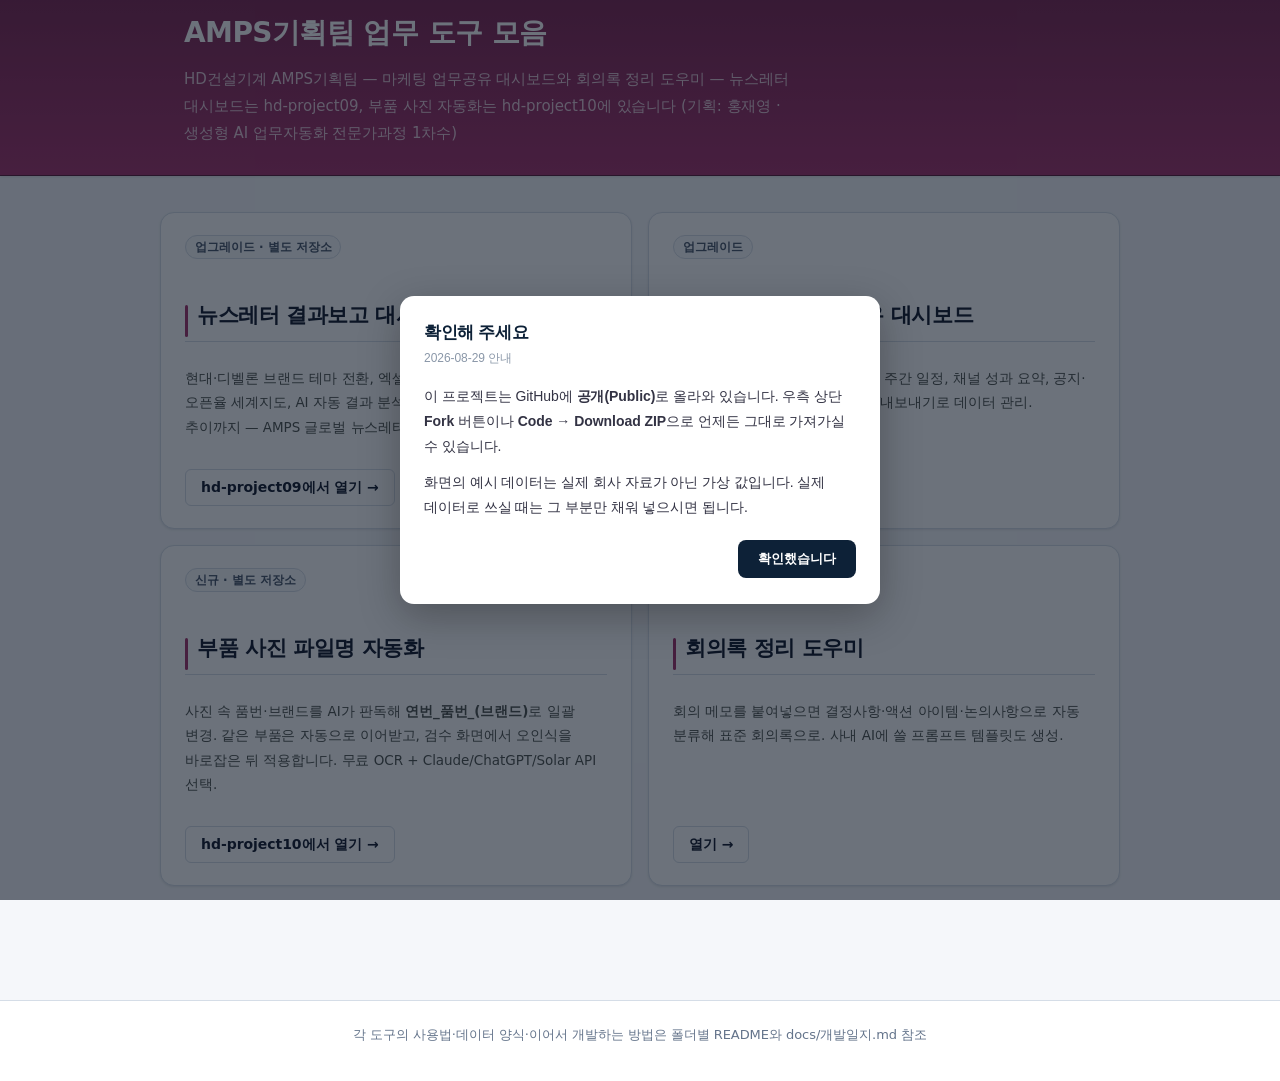
<file: index.html>
<!DOCTYPE html>
<html lang="ko">
<head>
<meta charset="UTF-8">
<meta name="viewport" content="width=device-width, initial-scale=1">
<title>AMPS기획팀 업무 도구 모음</title>
<style>
  :root { --ink:#101210; --ink2:#4c514c; --muted:#8a908a; --border:rgba(16,18,16,.11);
          --accent:#0a7d3b; --navy:#1e3a8a; --orange:#FF5F00; }
  * { box-sizing:border-box; }
  body { margin:0; background:#f8f9f8; color:var(--ink);
         font-family:"Pretendard","Malgun Gothic",system-ui,sans-serif; line-height:1.6; }
  header { background:linear-gradient(150deg,#12203f,#1e3a8a 60%,#2a5db0); color:#fff; padding:52px 24px 44px; }
  .wrap { max-width:960px; margin:0 auto; padding:0 24px; }
  header .wrap { padding:0; max-width:960px; margin:0 auto; padding:0 24px; }
  header h1 { font-size:clamp(24px,4vw,34px); margin:0 0 8px; }
  header p { margin:0; opacity:.9; max-width:640px; }
  main { max-width:1008px; margin:0 auto; padding:36px 24px 70px; }
  .grid { display:grid; grid-template-columns:repeat(auto-fit,minmax(300px,1fr)); gap:16px; }
  .card { background:#fdfdfc; border:1px solid var(--border); border-radius:14px; padding:22px 24px;
          display:flex; flex-direction:column; gap:8px; transition:box-shadow .15s, transform .15s; }
  .card:hover { box-shadow:0 6px 20px rgba(16,18,16,.08); transform:translateY(-2px); }
  .tag { align-self:flex-start; font-size:11px; font-weight:800; border-radius:99px; padding:2px 10px; }
  .tag.up { background:#e8f0fb; color:#1c5cab; }
  .tag.new { background:#e7f3ec; color:#075c2b; }
  .tag.bonus { background:#fdf3e7; color:#9a5b00; }
  h2 { font-size:17px; margin:2px 0 0; }
  .card p { margin:0; color:var(--ink2); font-size:13.5px; flex:1; }
  a.btn { align-self:flex-start; margin-top:8px; background:var(--accent); color:#fff; text-decoration:none;
          font-weight:700; font-size:13px; border-radius:9px; padding:9px 18px; }
  a.btn:hover { background:#075c2b; }
  footer { color:var(--muted); font-size:12.5px; text-align:center; padding:0 24px 40px; }
</style>
<link rel="stylesheet" href="dashboard_marketing/css/hd-theme.css">
<!-- === HD:META:BEGIN (자동 생성 — scripts 로 다시 굽습니다) === -->
<link rel="icon" href="favicon.svg" type="image/svg+xml">
<link rel="icon" href="favicon-32.png" sizes="32x32" type="image/png">
<link rel="apple-touch-icon" href="apple-touch-icon.png">
<link rel="canonical" href="https://aebonlee.github.io/hd-project08/">
<meta name="robots" content="index,follow">
<meta property="og:type" content="website">
<meta property="og:site_name" content="HD 생성형 AI 업무자동화 전문가과정">
<meta property="og:url" content="https://aebonlee.github.io/hd-project08/">
<meta property="og:title" content="마케팅 업무공유 대시보드 — HD 생성형 AI 업무자동화 전문가과정">
<meta property="og:description" content="AMPS기획팀의 업무·회의·후속조치를 팀이 함께 보는 대시보드. 회의록 정리 도우미까지.">
<meta property="og:image" content="https://aebonlee.github.io/hd-project08/og-index.png">
<meta property="og:image:width" content="1200">
<meta property="og:image:height" content="630">
<meta property="og:locale" content="ko_KR">
<meta name="twitter:card" content="summary_large_image">
<meta name="twitter:title" content="마케팅 업무공유 대시보드 — HD 생성형 AI 업무자동화 전문가과정">
<meta name="twitter:description" content="AMPS기획팀의 업무·회의·후속조치를 팀이 함께 보는 대시보드. 회의록 정리 도우미까지.">
<meta name="twitter:image" content="https://aebonlee.github.io/hd-project08/og-index.png">
<!-- === HD:META:END === -->
</head>
<body class="hd hd-app">
<header>
  <div class="wrap">
    <h1>AMPS기획팀 업무 도구 모음</h1>
    <p>HD건설기계 AMPS기획팀 — 마케팅 업무공유 대시보드와 회의록 정리 도우미 — 뉴스레터 대시보드는 hd-project09, 부품 사진 자동화는 hd-project10에 있습니다
       (기획: 홍재영 · 생성형 AI 업무자동화 전문가과정 1차수)</p>
  </div>
</header>
<main>
  <div class="grid">
    <div class="card">
      <span class="tag up">업그레이드 · 별도 저장소</span>
      <h2>뉴스레터 결과보고 대시보드</h2>
      <p>현대·디벨론 브랜드 테마 전환, 엑셀 업로드 자동 반영, 지역별 오픈율 세계지도, AI 자동 결과 분석,
         클릭 심층 분석과 월별 추이까지 — AMPS 글로벌 뉴스레터 성과 통합 보고.</p>
      <a class="btn" href="https://aebonlee.github.io/hd-project09/">hd-project09에서 열기 →</a>
    </div>
    <div class="card">
      <span class="tag up">업그레이드</span>
      <h2>마케팅 파트 업무공유 대시보드</h2>
      <p>캠페인 현황 보드, 담당자별 업무, 주간 일정, 채널 성과 요약, 공지·이슈를 한 화면에서.
         엑셀 임포트/내보내기로 데이터 관리.</p>
      <a class="btn" href="dashboard_marketing/index.html">열기 →</a>
    </div>
    <div class="card">
      <span class="tag new">신규 · 별도 저장소</span>
      <h2>부품 사진 파일명 자동화</h2>
      <p>사진 속 품번·브랜드를 AI가 판독해 <b>연번_품번_(브랜드)</b>로 일괄 변경.
         같은 부품은 자동으로 이어받고, 검수 화면에서 오인식을 바로잡은 뒤 적용합니다.
         무료 OCR + Claude/ChatGPT/Solar API 선택.</p>
      <a class="btn" href="https://aebonlee.github.io/hd-project10/">hd-project10에서 열기 →</a>
    </div>
    <div class="card">
      <span class="tag bonus">보너스</span>
      <h2>회의록 정리 도우미</h2>
      <p>회의 메모를 붙여넣으면 결정사항·액션 아이템·논의사항으로 자동 분류해 표준 회의록으로.
         사내 AI에 쓸 프롬프트 템플릿도 생성.</p>
      <a class="btn" href="meeting_notes/index.html">열기 →</a>
    </div>
  </div>
</main>
<footer>각 도구의 사용법·데이터 양식·이어서 개발하는 방법은 폴더별 README와 docs/개발일지.md 참조</footer>
<!-- hd-project 공지 팝업 (2026-08-29, 전 리포 공통) -->
<div id="hd-notice-overlay" style="display:none;position:fixed;inset:0;background:rgba(10,20,35,.6);z-index:99999;align-items:center;justify-content:center;padding:20px;">
  <div style="background:#fff;border-radius:14px;max-width:480px;width:100%;padding:26px 24px;box-shadow:0 12px 40px rgba(0,0,0,.28);font-family:'Pretendard','Apple SD Gothic Neo','Malgun Gothic','맑은 고딕',-apple-system,sans-serif;">
    <h2 style="margin:0 0 4px;font-size:17px;color:#0d2137;">확인해 주세요</h2>
    <p style="margin:0 0 14px;font-size:12px;color:#8a97a8;">2026-08-29 안내</p>
    <div style="font-size:14px;line-height:1.75;color:#334;word-break:keep-all;overflow-wrap:break-word;">
      <p>이 프로젝트는 GitHub에 <b>공개(Public)</b>로 올라와 있습니다. 우측 상단 <b>Fork</b> 버튼이나 <b>Code → Download ZIP</b>으로 언제든 그대로 가져가실 수 있습니다.</p>
      <p>화면의 예시 데이터는 실제 회사 자료가 아닌 가상 값입니다. 실제 데이터로 쓰실 때는 그 부분만 채워 넣으시면 됩니다.</p>
    </div>
    <div style="margin-top:20px;text-align:right;">
      <button id="hd-notice-close" style="background:#0d2137;color:#fff;border:none;border-radius:8px;padding:10px 20px;font-size:13px;font-weight:700;cursor:pointer;">확인했습니다</button>
    </div>
  </div>
</div>
<script>
(function(){
  try {
    var KEY = 'hd_notice_20260829_dismissed';
    if (localStorage.getItem(KEY) === '1') return;
    var overlay = document.getElementById('hd-notice-overlay');
    if (!overlay) return;
    overlay.style.display = 'flex';
    function close(){ overlay.style.display='none'; try{localStorage.setItem(KEY,'1');}catch(e){} }
    document.getElementById('hd-notice-close').addEventListener('click', close);
    overlay.addEventListener('click', function(e){ if(e.target===overlay) close(); });
    document.addEventListener('keydown', function(e){ if(e.key==='Escape') close(); });
  } catch(e) {}
})();
</script>

</body>
</html>
</file>
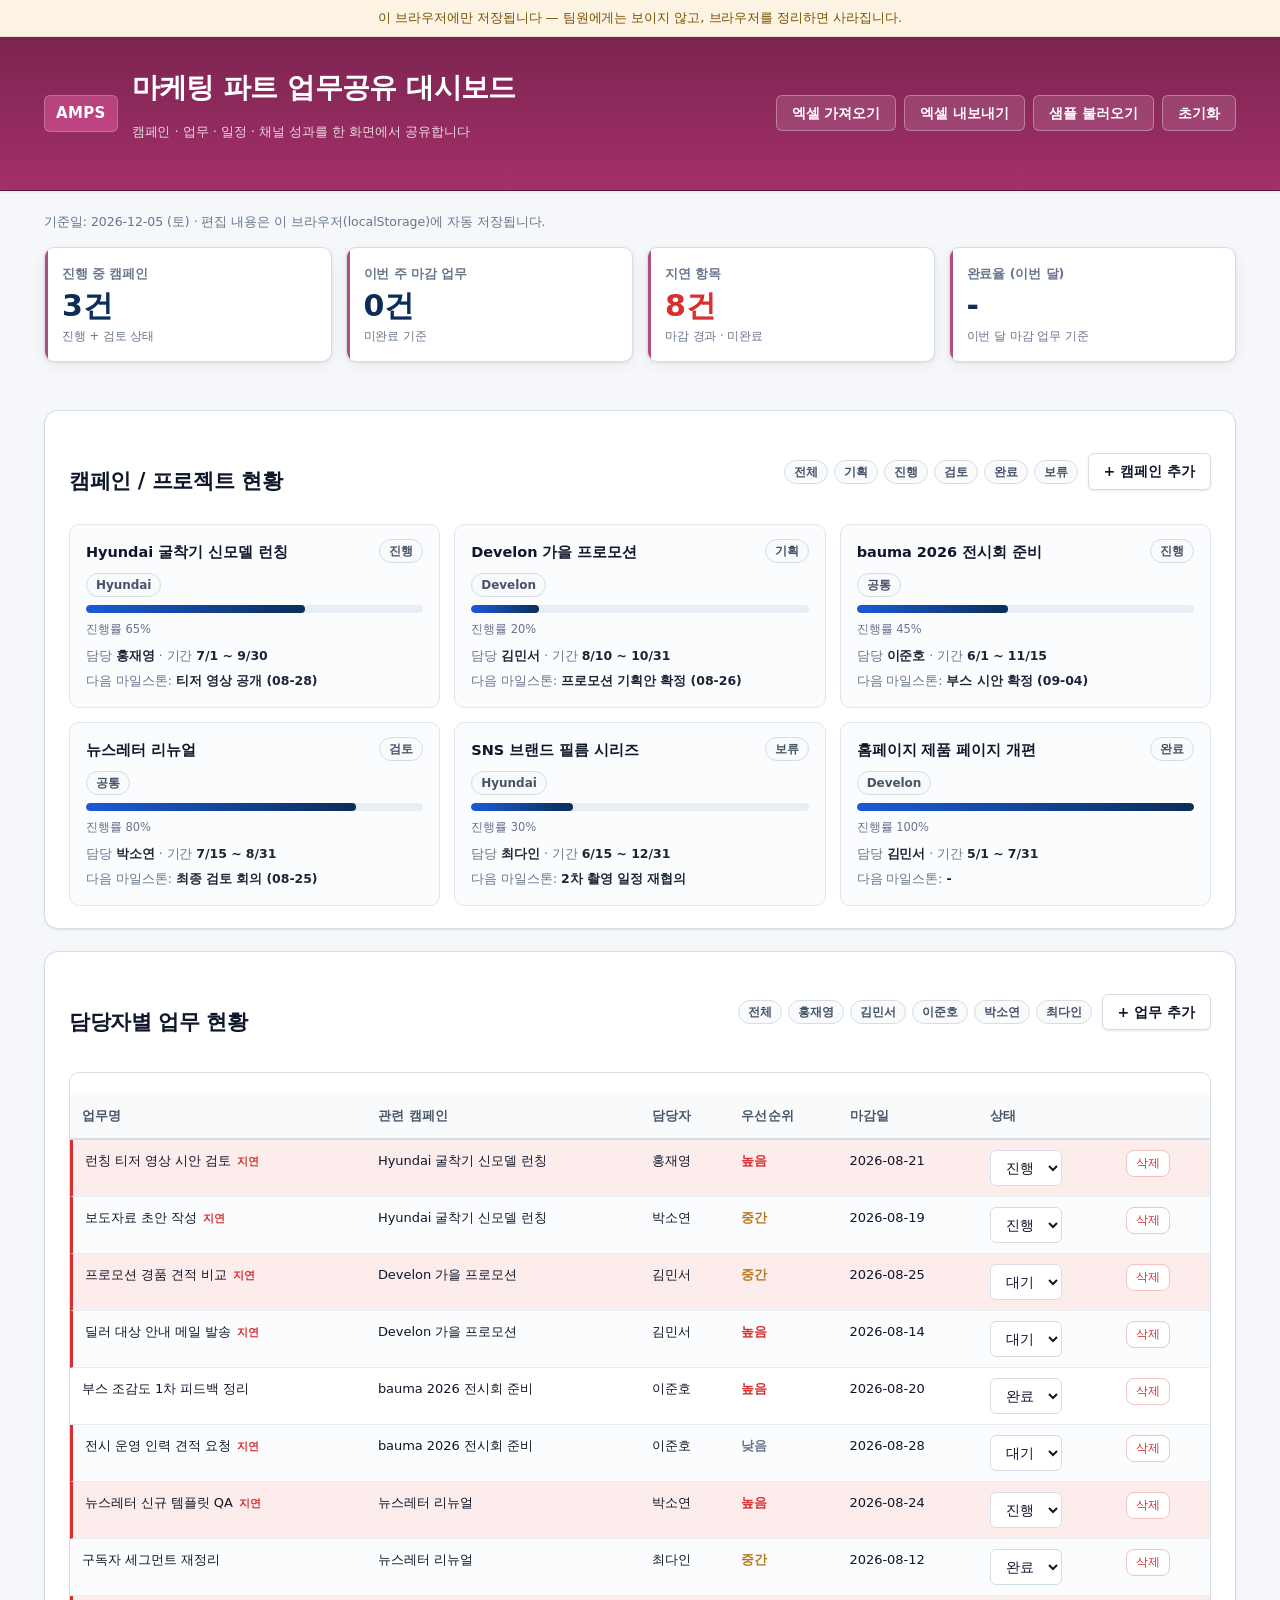
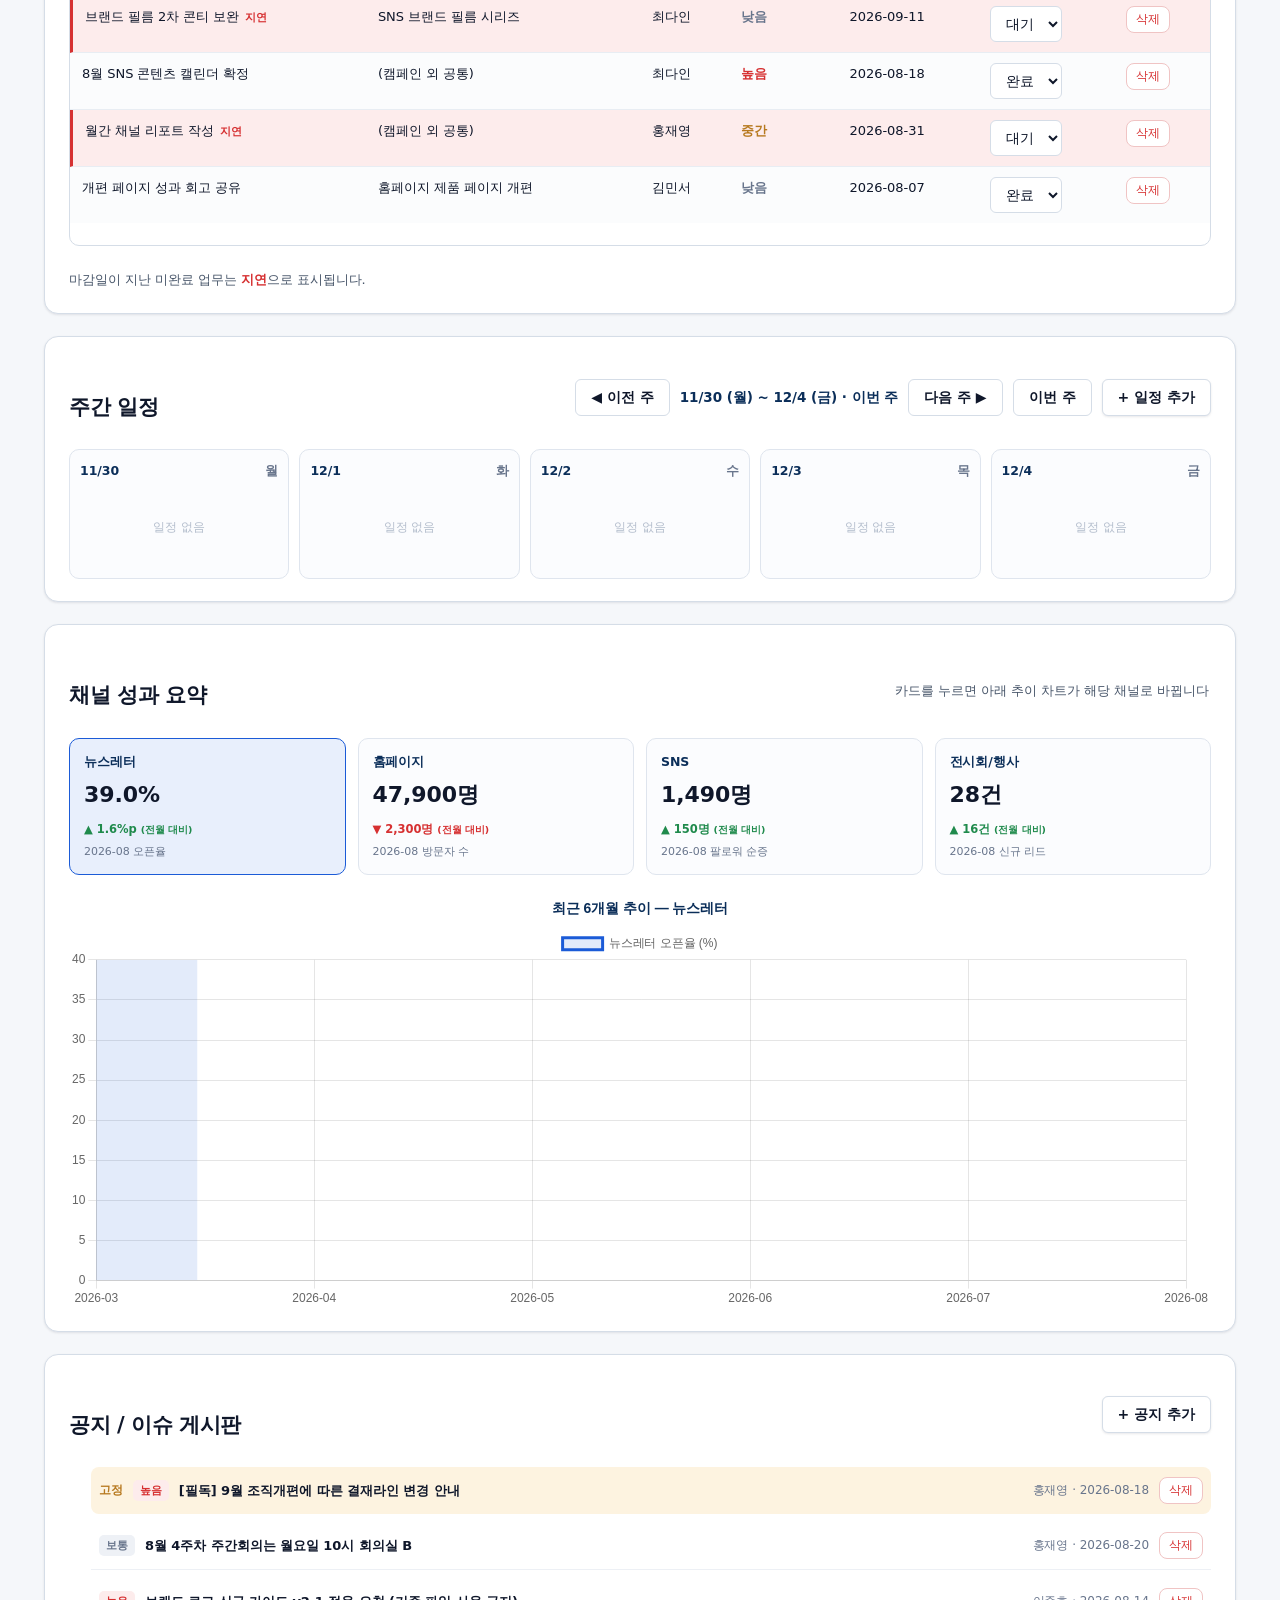
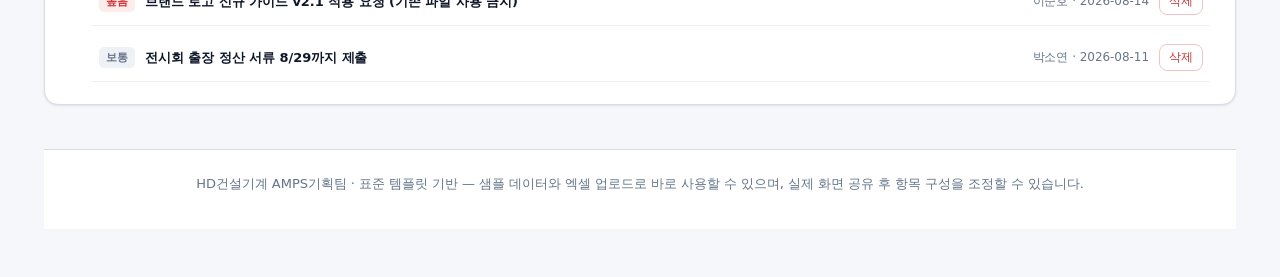
<file: dashboard_marketing/index.html>
<!DOCTYPE html>
<html lang="ko">
<head>
<meta charset="UTF-8">
<meta name="viewport" content="width=device-width, initial-scale=1.0">
<title>AMPS 마케팅 파트 업무공유 대시보드</title>
<link rel="stylesheet" href="css/style.css">
<!-- 공통 디자인 시스템. 반드시 기존 CSS 뒤에 온다 —
     특정도가 같으면 나중에 온 쪽이 이기므로 순서가 곧 우선순위다. -->
<link rel="stylesheet" href="css/hd-theme.css">
</head>
<body class="hd hd-app">
<header class="topbar">
  <div class="topbar-inner">
    <div class="brand">
      <span class="brand-mark">AMPS</span>
      <div>
        <h1>마케팅 파트 업무공유 대시보드</h1>
        <p class="subtitle">캠페인 · 업무 · 일정 · 채널 성과를 한 화면에서 공유합니다</p>
      </div>
    </div>
    <div class="toolbar">
      <label class="btn btn-outline" for="excel-file">엑셀 가져오기
        <input type="file" id="excel-file" accept=".xlsx,.xls" hidden>
      </label>
      <button class="btn btn-outline" id="btn-export">엑셀 내보내기</button>
      <button class="btn btn-outline" id="btn-sample">샘플 불러오기</button>
      <button class="btn btn-danger-outline" id="btn-reset">초기화</button>
    </div>
  </div>
</header>

<main class="container">
  <p class="today-line" id="today-line"></p>

  <!-- 1. KPI -->
  <section class="kpi-grid" id="kpi-grid" aria-label="핵심 지표">
    <div class="kpi-card"><span class="kpi-label">진행 중 캠페인</span><span class="kpi-value" id="kpi-active">-</span><span class="kpi-sub">진행 + 검토 상태</span></div>
    <div class="kpi-card"><span class="kpi-label">이번 주 마감 업무</span><span class="kpi-value" id="kpi-week">-</span><span class="kpi-sub">미완료 기준</span></div>
    <div class="kpi-card kpi-warn"><span class="kpi-label">지연 항목</span><span class="kpi-value" id="kpi-delayed">-</span><span class="kpi-sub">마감 경과 · 미완료</span></div>
    <div class="kpi-card"><span class="kpi-label">완료율 (이번 달)</span><span class="kpi-value" id="kpi-rate">-</span><span class="kpi-sub">이번 달 마감 업무 기준</span></div>
  </section>

  <!-- 2. 캠페인/프로젝트 현황 보드 -->
  <section class="panel">
    <div class="panel-head">
      <h2>캠페인 / 프로젝트 현황</h2>
      <div class="panel-actions">
        <div class="chips" id="campaign-filter"></div>
        <button class="btn btn-primary btn-sm" id="btn-add-campaign">+ 캠페인 추가</button>
      </div>
    </div>
    <div class="campaign-grid" id="campaign-grid"></div>
  </section>

  <!-- 3. 담당자별 업무 현황 -->
  <section class="panel">
    <div class="panel-head">
      <h2>담당자별 업무 현황</h2>
      <div class="panel-actions">
        <div class="chips" id="owner-filter"></div>
        <button class="btn btn-primary btn-sm" id="btn-add-task">+ 업무 추가</button>
      </div>
    </div>
    <div id="task-form-wrap"></div>
    <div class="table-wrap">
      <table class="task-table">
        <thead>
          <tr><th>업무명</th><th>관련 캠페인</th><th>담당자</th><th>우선순위</th><th>마감일</th><th>상태</th><th></th></tr>
        </thead>
        <tbody id="task-tbody"></tbody>
      </table>
    </div>
    <p class="hint">마감일이 지난 미완료 업무는 <span class="delay-sample">지연</span>으로 표시됩니다.</p>
  </section>

  <!-- 4. 주간 일정 -->
  <section class="panel">
    <div class="panel-head">
      <h2>주간 일정</h2>
      <div class="panel-actions week-nav">
        <button class="btn btn-outline btn-sm" id="btn-prev-week">&#9664; 이전 주</button>
        <span class="week-label" id="week-label"></span>
        <button class="btn btn-outline btn-sm" id="btn-next-week">다음 주 &#9654;</button>
        <button class="btn btn-outline btn-sm" id="btn-this-week">이번 주</button>
        <button class="btn btn-primary btn-sm" id="btn-add-event">+ 일정 추가</button>
      </div>
    </div>
    <div id="event-form-wrap"></div>
    <div class="week-grid" id="week-grid"></div>
  </section>

  <!-- 5. 채널 성과 요약 -->
  <section class="panel">
    <div class="panel-head">
      <h2>채널 성과 요약</h2>
      <span class="hint">카드를 누르면 아래 추이 차트가 해당 채널로 바뀝니다</span>
    </div>
    <div class="channel-grid" id="channel-grid"></div>
    <div class="chart-wrap">
      <canvas id="channel-chart" height="110"></canvas>
    </div>
  </section>

  <!-- 6. 공지 / 이슈 게시판 -->
  <section class="panel">
    <div class="panel-head">
      <h2>공지 / 이슈 게시판</h2>
      <button class="btn btn-primary btn-sm" id="btn-add-notice">+ 공지 추가</button>
    </div>
    <div id="notice-form-wrap"></div>
    <ul class="notice-list" id="notice-list"></ul>
  </section>

  <footer class="foot">
    HD건설기계 AMPS기획팀 · 표준 템플릿 기반 — 샘플 데이터와 엑셀 업로드로 바로 사용할 수 있으며, 실제 화면 공유 후 항목 구성을 조정할 수 있습니다.
  </footer>
</main>

<script src="../lib/xlsx.full.min.js"></script>
<script src="../lib/chart.umd.min.js"></script>
<script src="js/sample-data.js"></script>
<script src="js/logic.js"></script>
<script src="js/data.js"></script>
<script src="js/config.js"></script>
<!-- Supabase 클라이언트. 데모 모드에서는 쓰이지 않으므로 못 받아도 화면은 그대로 동작합니다. -->
<script src="lib/supabase.min.js"></script>  <!-- 리포에 동봉 — 폐쇄망에서도 즉시 뜬다 -->
<script src="js/hd-docsync.js"></script>
<script src="js/app.js"></script>
</body>
</html>
</file>
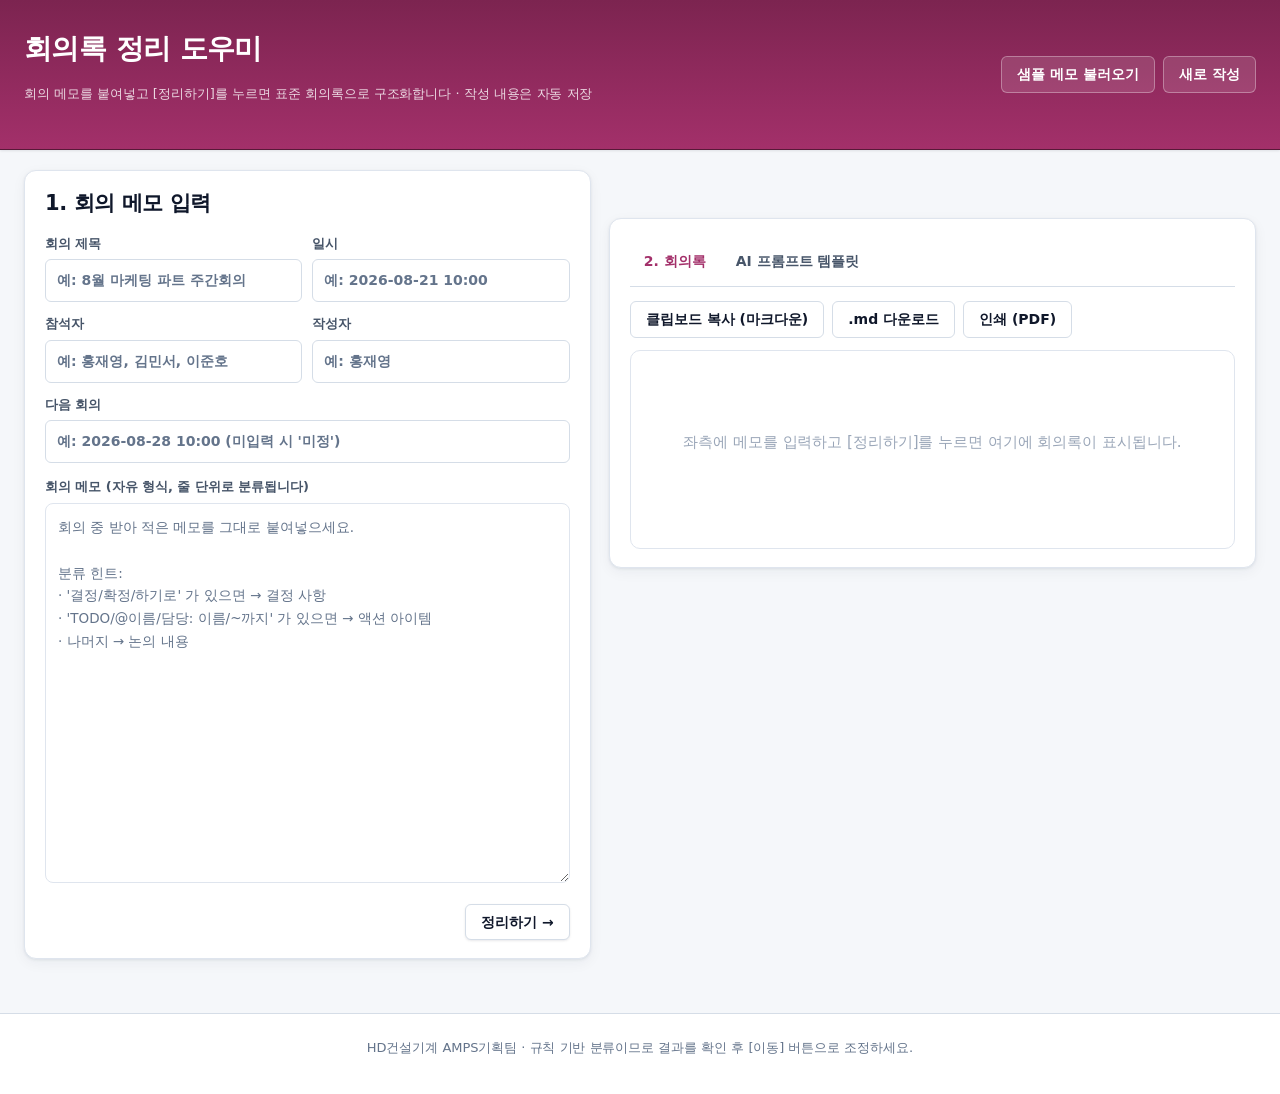
<file: meeting_notes/index.html>
<!DOCTYPE html>
<html lang="ko">
<head>
<meta charset="UTF-8">
<meta name="viewport" content="width=device-width, initial-scale=1.0">
<title>회의록 정리 도우미</title>
<link rel="stylesheet" href="css/style.css">
<!-- 공통 디자인 시스템. 반드시 기존 CSS 뒤에 온다 —
     특정도가 같으면 나중에 온 쪽이 이기므로 순서가 곧 우선순위다. -->
<link rel="stylesheet" href="css/hd-theme.css">
</head>
<body class="hd hd-app">
<header class="topbar">
  <div class="topbar-inner">
    <div>
      <h1>회의록 정리 도우미</h1>
      <p class="subtitle">회의 메모를 붙여넣고 [정리하기]를 누르면 표준 회의록으로 구조화합니다 · 작성 내용은 자동 저장</p>
    </div>
    <div class="toolbar">
      <button class="btn btn-outline" id="btn-sample">샘플 메모 불러오기</button>
      <button class="btn btn-outline" id="btn-clear">새로 작성</button>
    </div>
  </div>
</header>

<main class="layout">
  <!-- 좌측: 입력 -->
  <section class="pane pane-left">
    <h2>1. 회의 메모 입력</h2>
    <div class="meta-grid">
      <label>회의 제목<input id="in-title" placeholder="예: 8월 마케팅 파트 주간회의"></label>
      <label>일시<input id="in-datetime" placeholder="예: 2026-08-21 10:00"></label>
      <label>참석자<input id="in-attendees" placeholder="예: 홍재영, 김민서, 이준호"></label>
      <label>작성자<input id="in-author" placeholder="예: 홍재영"></label>
      <label class="full">다음 회의<input id="in-next" placeholder="예: 2026-08-28 10:00 (미입력 시 '미정')"></label>
    </div>
    <label class="memo-label" for="in-memo">회의 메모 (자유 형식, 줄 단위로 분류됩니다)</label>
    <textarea id="in-memo" placeholder="회의 중 받아 적은 메모를 그대로 붙여넣으세요.&#10;&#10;분류 힌트:&#10;· '결정/확정/하기로' 가 있으면 → 결정 사항&#10;· 'TODO/@이름/담당: 이름/~까지' 가 있으면 → 액션 아이템&#10;· 나머지 → 논의 내용"></textarea>
    <div class="left-actions">
      <button class="btn btn-primary btn-lg" id="btn-organize">정리하기 →</button>
    </div>
  </section>

  <!-- 우측: 결과 -->
  <section class="pane pane-right">
    <div class="tabs">
      <button class="tab active" data-tab="minutes">2. 회의록</button>
      <button class="tab" data-tab="prompt">AI 프롬프트 템플릿</button>
    </div>

    <div class="tab-body" id="tab-minutes">
      <div class="result-actions">
        <button class="btn btn-outline btn-sm" id="btn-copy-md">클립보드 복사 (마크다운)</button>
        <button class="btn btn-outline btn-sm" id="btn-download-md">.md 다운로드</button>
        <button class="btn btn-outline btn-sm" id="btn-print">인쇄 (PDF)</button>
      </div>
      <div id="minutes-area" class="minutes">
        <p class="placeholder">좌측에 메모를 입력하고 [정리하기]를 누르면 여기에 회의록이 표시됩니다.</p>
      </div>
    </div>

    <div class="tab-body hidden" id="tab-prompt">
      <p class="hint">사내 Copilot·LLM 채팅창에 그대로 붙여넣을 수 있는 회의록 정리 프롬프트입니다.
        좌측의 회의 정보와 메모가 자동으로 삽입됩니다. (이 도구는 외부 AI를 호출하지 않습니다)</p>
      <div class="result-actions">
        <button class="btn btn-outline btn-sm" id="btn-copy-prompt">프롬프트 복사</button>
      </div>
      <textarea id="prompt-area" readonly></textarea>
    </div>
  </section>
</main>

<footer class="foot">HD건설기계 AMPS기획팀 · 규칙 기반 분류이므로 결과를 확인 후 [이동] 버튼으로 조정하세요.</footer>

<script src="js/logic.js"></script>
<script src="js/app.js"></script>
</body>
</html>
</file>
<file: dashboard_marketing/css/hd-theme.css>
/* ============================================================================
 * hd-theme.css — HD 프로젝트 공통 디자인 시스템
 *
 * 각 프로젝트의 기존 CSS **뒤에** 불러옵니다. CSS 는 특정도가 같으면
 * 나중에 온 쪽이 이기므로, 순서가 곧 우선순위입니다.
 * 앞으로 옮기면 기존 스타일이 되살아나 이 파일이 무력해집니다.
 *
 * 방침
 *  - 클래스 이름을 새로 요구하지 않는다. 프로젝트마다 마크업이 달라서,
 *    요소 선택자(table, button, input …)와 이미 쓰이고 있는 이름
 *    (.card .panel .btn .table .badge .tab .toolbar …)에만 붙는다.
 *  - 색은 토큰 하나만 바꾸면 프로젝트 색이 바뀐다 (--accent).
 *  - 라이트/다크 둘 다 본다.
 * ========================================================================== */

/* 글꼴은 **바깥에서 받아 오지 않는다.**
   폐쇄망에서 열어야 하는데, 스타일시트를 받아 오는 요청은 화면 그리기를 막는다.
   거절되면 차라리 빠른데 폐쇄망에서는 응답이 없어 시간이 다 될 때까지 기다린다.
   그동안 화면이 하얗다 — "안 열린다"로 보이지만 열리는 중이다.
   아래 --hd-sans 의 OS 기본 한글 글꼴로 충분하다. 다시 넣지 말 것. */
/* ---------------------------------------------------------------- 토큰 --- */
:root {
  /* 면 */
  --hd-bg:        #f5f7fa;
  --hd-surface:   #ffffff;
  --hd-surface-2: #f8fafc;
  --hd-line:      #d5dde7;   /* 영역 경계가 보이도록 한 단계 진하게 */
  --hd-line-soft: #e8edf3;

  /* 글자 */
  --hd-ink:    #0f172a;
  --hd-ink-2:  #475569;
  /* #94a3b8 은 흰 바탕에서 2.56:1 로 본문 기준(4.5)에 못 미쳤다.
     지표 카드 라벨·보조 설명에 쓰이는 색이라 실제로 읽기 어려웠다. */
  --hd-ink-3:  #64748b;   /* 4.76:1 */

  /* 강조 — 프로젝트마다 이 두 줄만 바꾸면 색이 바뀐다 */
  /* hd-project08 */
  --accent:      #a3306a;
  --accent-deep: #7c2450;
  --accent-soft: #fbe9f1;
  --on-accent:   #ffffff;

  /* 상태 */
  --hd-ok:        #0a6045;   --hd-ok-soft:   #e3f4ec;   /* 짙게 */
  --hd-warn:      #9a6400;   --hd-warn-soft: #fdf4e3;
  --hd-bad:       #c8341f;   --hd-bad-soft:  #fdeae7;   /* 밝게 — 성공과 명도를 벌린다 */
  --hd-info:      #1d4ed8;   --hd-info-soft: #e8eefc;

  /* 형태 */
  --hd-r-sm: 6px;
  --hd-r:    10px;
  --hd-r-lg: 14px;
  --hd-shadow:    0 1px 2px rgba(15, 23, 42, .04), 0 1px 3px rgba(15, 23, 42, .06);
  --hd-shadow-lg: 0 4px 6px -2px rgba(15, 23, 42, .05), 0 12px 24px -6px rgba(15, 23, 42, .10);

  /* 폭 (§9.1) */
  --container-wide:  1280px;
  --container-read:  1100px;
  --container-prose:  860px;
  --container-pad:     20px;

  /* 세로 리듬 — 간격을 다섯 단계로만 쓴다.
     요소마다 제각각 정하면(12.6 · 14 · 15 · 20px …) 규칙이 없어 보이고,
     새 요소를 넣을 때마다 눈대중으로 또 다른 값이 생긴다. */
  --sp-1: 8px;    /* 목록 항목 사이 */
  --sp-2: 14px;   /* 문단 사이 */
  --sp-3: 22px;   /* 표·코드·안내 띠 위아래 */
  --sp-4: 34px;   /* 소제목 위 */
  --sp-5: 48px;   /* 큰 단락 사이 */

  /* 한국어 줄간격.
     한글은 받침 때문에 글자 높이가 커서 라틴 문자와 같은 값이면 답답하다.
     본문 1.8, 제목은 줄이 길지 않으므로 1.35. */
  --lh-body:  1.8;
  --lh-tight: 1.35;

  --hd-sans: "Pretendard Variable", Pretendard, -apple-system, BlinkMacSystemFont,
             "Apple SD Gothic Neo", "Malgun Gothic", "Noto Sans KR", system-ui, sans-serif;
  --hd-mono: "SF Mono", ui-monospace, SFMono-Regular, Menlo, Consolas,
             "D2Coding", monospace;
}

@media (min-width: 640px)  { :root { --container-pad: 28px; } }
@media (min-width: 1024px) { :root { --container-pad: 40px; } }

@media (prefers-color-scheme: dark) {
  :root:not([data-theme="light"]) {
    --hd-bg:        #0b1220;
    --hd-surface:   #121a2a;
    --hd-surface-2: #162033;
    --hd-line:      #24304a;
    --hd-line-soft: #1b2436;
    --hd-ink:       #e8eef7;
    --hd-ink-2:     #a9b6c9;
    --hd-ink-3:     #8d9cb3;   /* 어두운 바탕에서는 밝혀야 4.5:1 이 된다 */
    --accent:       #3aa8d8;
    --accent-deep:  #6cc4e8;
    --accent-soft:  #14293a;
    --on-accent:    #06121b;
    --hd-ok-soft:   #10281d;
    --hd-warn-soft: #2a2110;
    --hd-bad-soft:  #2c1512;
    --hd-info-soft: #131e3b;
    --hd-shadow:    0 1px 2px rgba(0, 0, 0, .35);
    --hd-shadow-lg: 0 12px 28px -8px rgba(0, 0, 0, .55);
  }
}
:root[data-theme="dark"] {
  --hd-bg: #0b1220; --hd-surface: #121a2a; --hd-surface-2: #162033;
  --hd-line: #24304a; --hd-line-soft: #1b2436;
  --hd-ink: #e8eef7; --hd-ink-2: #a9b6c9; --hd-ink-3: #6b7b93;
  --accent: #3aa8d8; --accent-deep: #6cc4e8; --accent-soft: #14293a; --on-accent: #06121b;
  --hd-ok-soft: #10281d; --hd-warn-soft: #2a2110; --hd-bad-soft: #2c1512; --hd-info-soft: #131e3b;
  --hd-shadow: 0 1px 2px rgba(0,0,0,.35);
  --hd-shadow-lg: 0 12px 28px -8px rgba(0,0,0,.55);
}

/* ---------------------------------------------------------------- 바탕 --- */

*, *::before, *::after { box-sizing: border-box; }

body.hd.hd-app {
  margin: 0;
  background: var(--hd-bg);
  color: var(--hd-ink);
  font-family: var(--hd-sans);
  font-size: 15px;
  line-height: var(--lh-body);
  letter-spacing: -0.003em;
  -webkit-font-smoothing: antialiased;
  /* 한국어 워드랩 표준 — break-word 단독은 어절 중간이 끊긴다 */
  word-break: keep-all;
  overflow-wrap: break-word;
}

/* 가로 스크롤은 표·코드 같은 제 컨테이너 안에서만 (§9) */
html, body.hd.hd-app { overflow-x: hidden; }

::selection { background: var(--accent); color: var(--on-accent); }

/* ⚠ 링크 색은 **클래스가 없는 순수 링크**에만 준다.
   `a` 전체에 주면, 프로젝트가 색을 칠해 둔 항목까지 덮는다.
   실제로 hd-project05 의 선택된 메뉴(`.nav-item.active`)는 짙은 남색 면에
   흰 글자로 지정돼 있었는데, 여기에 강조색을 얹어 대비 1.56 이 되어
   글자가 배경에 묻혔다. 특정도가 같으면 나중에 온 쪽이 이기기 때문이다.
   네비·버튼 역할을 하는 링크는 대부분 클래스를 갖고 있으므로 이 조건으로 갈린다. */
.hd.hd-app a:not([class]) {
  color: var(--accent);
  text-decoration-color: color-mix(in srgb, var(--accent) 35%, transparent);
  text-underline-offset: 3px;
}
.hd.hd-app a:not([class]):hover { text-decoration-color: currentColor; }

.hd.hd-app :where(h1, h2, h3, h4, h5, h6) {
  color: var(--hd-ink);
  font-weight: 700;
  letter-spacing: -0.02em;
  line-height: 1.3;
  margin: 0 0 .5em;
}
.hd.hd-app :where(h1) { font-size: clamp(22px, 1.2vw + 18px, 28px); }
.hd.hd-app :where(h2) { font-size: clamp(18px, .6vw + 16px, 21px); }
.hd.hd-app :where(h3) { font-size: 16px; }
.hd.hd-app :where(h4) { font-size: 14px; color: var(--hd-ink-2); }

.hd.hd-app :where(p) { margin: 0 0 .9em; }
.hd.hd-app :where(hr) { border: 0; border-top: 1px solid var(--hd-line); margin: 24px 0; }

.hd.hd-app :where(code, kbd, samp) {
  font-family: var(--hd-mono);
  font-size: .88em;
  background: var(--hd-surface-2);
  border: 1px solid var(--hd-line-soft);
  border-radius: 5px;
  padding: .1em .4em;
}
.hd.hd-app :where(pre) {
  font-family: var(--hd-mono);
  background: var(--hd-surface-2);
  border: 1px solid var(--hd-line);
  border-radius: var(--hd-r);
  padding: 14px 16px;
  overflow-x: auto;           /* 가로 스크롤은 여기서만 */
  line-height: 1.6;
}
.hd.hd-app :where(pre) code { background: none; border: 0; padding: 0; }

/* ------------------------------------------------------------ 앱 골격 --- */

/* ⚠ 페이지 최상단 헤더(body 의 직계 자식)만 칠한다.
   `.topbar` 만 보고 칠하면 안 된다 — 어떤 프로젝트는 본문 안쪽 제목 줄에도
   같은 이름을 쓴다(hd-project09). 거기까지 칠하면 그 프로젝트가 정해 둔
   짙은 제목 색이 그대로 남아 배경과 같은 계열이 되고 글자가 사라진다. */
body.hd.hd-app > header {
  background: linear-gradient(180deg, var(--accent-deep), var(--accent));
  color: var(--on-accent);
  border-bottom: 1px solid color-mix(in srgb, var(--accent-deep) 70%, #000);
  box-shadow: var(--hd-shadow);
  padding: 14px 0;
}
/* 헤더 안쪽 정렬선을 본문과 맞춘다.
   안에 폭 제한 래퍼(.inner/.wrap/.topbar-inner)가 있는 헤더는 그 래퍼가 이미
   가운데로 모으므로 건드리지 않는다. 래퍼 없이 h1 이 바로 들어 있는 헤더만
   본문과 같은 지점에서 시작하게 한다 — 안 그러면 제목은 화면 끝에 붙고
   본문 카드만 안쪽에 있어 좌측 선이 두 개로 보인다. */
body.hd.hd-app > header:not(:has(> .inner)):not(:has(> .wrap)):not(:has(> .topbar-inner)) {
  padding-left: max(var(--container-pad), calc((100% - var(--container-wide)) / 2));
  padding-right: max(var(--container-pad), calc((100% - var(--container-wide)) / 2));
}

/* 헤더 안 글자는 전부 밝게.
   프로젝트마다 부제에 `.sub` `.subtitle` `.muted` `small` 을 제각각 쓰는데,
   그 색이 어두운 회색으로 남아 그라디언트에 묻히는 것이 가장 흔한 가독성 사고였다.
   특정도를 넉넉히 올려 확실히 이기게 한다. */
body.hd.hd-app > header h1,
body.hd.hd-app > header h2,
body.hd.hd-app > header h3,
body.hd.hd-app > header .brand-text,
body.hd.hd-app > header a { color: #fff; }

body.hd.hd-app > header p,
body.hd.hd-app > header small,
body.hd.hd-app > header span,
body.hd.hd-app > header label,
body.hd.hd-app > header .sub,
body.hd.hd-app > header .subtitle,
body.hd.hd-app > header .muted,
body.hd.hd-app > header .hint,
body.hd.hd-app > header .note,
body.hd.hd-app > header .data-status,
body.hd.hd-app > header .desc {
  /* 흰색보다 살짝 낮춰 제목과 층을 만든다. 이 값에서도 대비는 넉넉하다. */
  color: rgba(255, 255, 255, .82);
}

/* 헤더 안 버튼·입력은 배경이 어두우므로 따로 잡는다 */
body.hd.hd-app > header .btn,
body.hd.hd-app > header button {
  background: rgba(255, 255, 255, .12);
  border-color: rgba(255, 255, 255, .32);
  color: #fff;
}
body.hd.hd-app > header .btn:hover,
body.hd.hd-app > header button:hover {
  background: rgba(255, 255, 255, .22);
  border-color: #fff;
}
body.hd.hd-app > header .btn.active,
body.hd.hd-app > header button.active,
body.hd.hd-app > header .btn-primary,
body.hd.hd-app > header .btn.primary {
  background: #fff;
  border-color: #fff;
  color: var(--accent-deep);
  font-weight: 700;
}
body.hd.hd-app > header select,
body.hd.hd-app > header input {
  background: rgba(255, 255, 255, .95);
  border-color: rgba(255, 255, 255, .5);
  color: var(--hd-ink);
}

.hd.hd-app .brand-mark {
  display: inline-flex; align-items: center; justify-content: center;
  font-weight: 800; letter-spacing: .02em;
  background: rgba(255, 255, 255, .16);
  border: 1px solid rgba(255, 255, 255, .22);
  color: #fff;
  padding: 4px 11px;
  border-radius: var(--hd-r-sm);
  backdrop-filter: saturate(140%) blur(2px);
}

/* 폭 제한 — 배경은 전면, 내용만 가운데 (§9.1) */
/* ⚠ `.layout` `.page` `.container` `main.main` 같은 범용 이름에는 폭을 걸지 않는다.
   사이드바 레이아웃이 그 이름을 쓰는 프로젝트가 있고(hd-project05·09),
   거기에 `margin: auto` 를 걸면 본문이 사이드바 밑으로 들어가 글자가 잘린다.
   실제로 05 를 그렇게 깨뜨렸다. 폭은 `.inner` 와 04 의 `.wrap` 에만 건다. */
.hd.hd-app .inner,
body.hd.hd-app > header.site-header > .wrap,
body.hd.hd-app > main.wrap {
  max-width: calc(var(--container-wide) + 2 * var(--container-pad));
  padding-left: var(--container-pad);
  padding-right: var(--container-pad);
  margin-left: auto;
  margin-right: auto;
}

/* 페이지 머리 */
.hd.hd-app .page-head {
  display: flex; flex-wrap: wrap; gap: 12px 20px;
  align-items: flex-start; justify-content: space-between;
  padding: 26px 0 18px;
}
.hd.hd-app .page-head h1 { margin: 0 0 4px; }
.hd.hd-app .page-head .muted, .hd.hd-app .page-head .sub, .hd.hd-app .page-head .subtitle { margin: 0; }

/* ----------------------------------------------------------- 컨테이너 --- */

.hd.hd-app .card, .hd.hd-app .panel, .hd.hd-app .box, .hd.hd-app .section-card, .hd.hd-app .chart-box {
  background: var(--hd-surface);
  border: 1px solid var(--hd-line);
  border-radius: var(--hd-r-lg);
  box-shadow: var(--hd-shadow);
  padding: 20px 22px;
}
.hd.hd-app .card + .card, .hd.hd-app .panel + .panel { margin-top: 18px; }

.hd.hd-app .card > :first-child, .hd.hd-app .panel > :first-child { margin-top: 0; }
.hd.hd-app .card > :last-child, .hd.hd-app .panel > :last-child { margin-bottom: 0; }

/* 카드 제목에 얇은 강조선 — 밋밋함을 없애는 가장 값싼 장치 */
.hd.hd-app .card > h2, .hd.hd-app .panel > h2, .hd.hd-app .card > h3, .hd.hd-app .panel > h3 {
  position: relative;
  padding-left: 12px;
}
.hd.hd-app .card > h2::before, .hd.hd-app .panel > h2::before, .hd.hd-app .card > h3::before, .hd.hd-app .panel > h3::before {
  content: "";
  position: absolute; left: 0; top: .22em; bottom: .22em;
  width: 3px; border-radius: 2px;
  background: var(--accent);
}

/* 격자 — minmax(0,1fr) 로 내용이 커도 칸이 삐져나오지 않게 (§9.7) */
/* 지표 한 줄 — 숫자만 들어가므로 좁아도 된다.
   195px 이면 1280px 폭에 여섯 칸이 들어간다. 230px 이면 다섯 칸에서 끊겨
   마지막 한 칸이 다음 줄에 혼자 남는다(사업장 6곳에서 실제로 그랬다). */
.hd.hd-app .kpi-grid, .hd.hd-app .stat-grid {
  display: grid;
  grid-template-columns: repeat(auto-fit, minmax(min(195px, 100%), 1fr));
  gap: 14px;
}

/* 내용이 든 카드 묶음 — 제목·설명·태그·버튼이 들어가므로 넓어야 읽힌다.
   지표 카드와 같은 값(195px)을 쓰면 글이 든 카드가 잘게 쪼개져 읽을 수 없다. */
.hd.hd-app .grid, .hd.hd-app .cards, .hd.hd-app .card-grid {
  display: grid;
  grid-template-columns: repeat(auto-fit, minmax(min(320px, 100%), 1fr));
  gap: 16px;
}

/* 지표 카드 */
.hd.hd-app .stat, .hd.hd-app .stat-card, .hd.hd-app .kpi, .hd.hd-app .kpi-card {
  background: var(--hd-surface);
  border: 1px solid var(--hd-line);
  border-radius: var(--hd-r);
  padding: 15px 17px;
  min-width: 0;
  position: relative;
  overflow: hidden;
  transition: border-color .15s ease, transform .15s ease;
}
.hd.hd-app .stat::after, .hd.hd-app .stat-card::after, .hd.hd-app .kpi::after, .hd.hd-app .kpi-card::after {
  content: ""; position: absolute; inset: 0 auto 0 0; width: 3px;
  background: var(--accent); opacity: .85;
}
.hd.hd-app .stat:hover, .hd.hd-app .stat-card:hover, .hd.hd-app .kpi:hover { border-color: var(--accent); }
.hd.hd-app :where(.stat, .stat-card, .kpi, .kpi-card) .stat-label, .hd.hd-app :where(.stat, .stat-card, .kpi, .kpi-card) .k, .hd.hd-app :where(.stat, .stat-card, .kpi, .kpi-card) .label {
  font-size: 12px; color: var(--hd-ink-3); font-weight: 600;
  letter-spacing: .01em; text-transform: none;
}
.hd.hd-app :where(.stat, .stat-card, .kpi, .kpi-card) .stat-value, .hd.hd-app :where(.stat, .stat-card, .kpi, .kpi-card) .v, .hd.hd-app :where(.stat, .stat-card, .kpi, .kpi-card) .value {
  font-size: 24px; font-weight: 750; line-height: 1.25;
  color: var(--hd-ink);
  font-variant-numeric: tabular-nums;
  letter-spacing: -0.02em;
}

/* ------------------------------------------------------------------ 표 --- */

.hd.hd-app .table-wrap, .hd.hd-app .tablewrap, .hd.hd-app .table-scroll {
  overflow-x: auto;                      /* 가로 스크롤은 표 안에서만 */
  border: 1px solid var(--hd-line);
  border-radius: var(--hd-r);
  background: var(--hd-surface);
}
.hd.hd-app .card .table-wrap, .hd.hd-app .panel .table-wrap, .hd.hd-app .card .tablewrap, .hd.hd-app .panel .tablewrap { box-shadow: none; }

.hd.hd-app table, .hd.hd-app .table, .hd.hd-app .tbl {
  border-collapse: separate;
  border-spacing: 0;
  width: 100%;
  font-size: 13.5px;
}
.hd.hd-app table th, .hd.hd-app .table th, .hd.hd-app .tbl th {
  background: var(--hd-surface-2);
  color: var(--hd-ink-2);
  font-weight: 700;
  font-size: 12.5px;
  letter-spacing: .01em;
  text-align: left;
  white-space: nowrap;
  padding: 10px 12px;
  border-bottom: 1px solid var(--hd-line);
  position: sticky; top: 0; z-index: 1;
}
.hd.hd-app table td, .hd.hd-app .table td, .hd.hd-app .tbl td {
  padding: 10px 12px;
  border-bottom: 1px solid var(--hd-line-soft);
  vertical-align: top;
}
.hd.hd-app table tbody tr:last-child td, .hd.hd-app .table tbody tr:last-child td, .hd.hd-app .tbl tbody tr:last-child td { border-bottom: 0; }
.hd.hd-app table tbody tr:hover td, .hd.hd-app .table tbody tr:hover td, .hd.hd-app .tbl tbody tr:hover td { background: var(--hd-surface-2); }
.hd.hd-app table td.num, .hd.hd-app table th.num, .hd.hd-app .table td.num, .hd.hd-app .table th.num, .hd.hd-app .tbl td.num, .hd.hd-app .tbl th.num {
  text-align: right;
  font-variant-numeric: tabular-nums;
  white-space: nowrap;
}
.hd.hd-app table .mono, .hd.hd-app .table .mono, .hd.hd-app .tbl .mono, .hd.hd-app .mono { font-family: var(--hd-mono); font-size: .95em; }

/* ---------------------------------------------------------------- 버튼 --- */

.hd.hd-app .btn, .hd.hd-app button.btn, .hd.hd-app a.btn {
  display: inline-flex; align-items: center; gap: 6px;
  font: inherit; font-size: 14px; font-weight: 600;
  line-height: 1.2;
  padding: 9px 15px;
  border-radius: var(--hd-r-sm);
  border: 1px solid var(--hd-line);
  background: var(--hd-surface);
  color: var(--hd-ink);
  cursor: pointer;
  text-decoration: none;
  transition: background .15s ease, border-color .15s ease, box-shadow .15s ease, transform .05s ease;
}
.hd.hd-app .btn:hover { border-color: var(--hd-ink-3); background: var(--hd-surface-2); }
.hd.hd-app .btn:active { transform: translateY(1px); }
.hd.hd-app .btn:focus-visible { outline: 2px solid var(--accent); outline-offset: 2px; }

.hd.hd-app .btn-primary, .hd.hd-app .btn.primary {
  background: var(--accent);
  border-color: var(--accent);
  color: var(--on-accent);
  box-shadow: var(--hd-shadow);
}
.hd.hd-app .btn-primary:hover, .hd.hd-app .btn.primary:hover {
  background: var(--accent-deep); border-color: var(--accent-deep); color: var(--on-accent);
}

.hd.hd-app .btn-secondary, .hd.hd-app .btn.secondary {
  background: var(--accent-soft);
  border-color: color-mix(in srgb, var(--accent) 30%, transparent);
  color: var(--accent-deep);
}
.hd.hd-app .btn-secondary:hover, .hd.hd-app .btn.secondary:hover {
  border-color: var(--accent); background: var(--accent-soft);
}

.hd.hd-app .btn-ghost, .hd.hd-app .btn.ghost { background: transparent; }
.hd.hd-app .btn-ghost:hover, .hd.hd-app .btn.ghost:hover { background: var(--hd-surface-2); }

.hd.hd-app .btn-danger, .hd.hd-app .btn.danger {
  background: var(--hd-bad); border-color: var(--hd-bad); color: #fff;
}
.hd.hd-app .btn-danger:hover { background: #93130b; border-color: #93130b; }

.hd.hd-app .btn-sm, .hd.hd-app .btn.small { font-size: 13px; padding: 6px 11px; }
.hd.hd-app .btn:disabled, .hd.hd-app .btn[disabled] { opacity: .5; cursor: not-allowed; }

.hd.hd-app .topbar .btn-ghost, .hd.hd-app .topbar .btn.ghost {
  border-color: rgba(255,255,255,.35); color: #fff; background: rgba(255,255,255,.08);
}
.hd.hd-app .topbar .btn-ghost:hover { background: rgba(255,255,255,.18); border-color: #fff; }

.hd.hd-app .btn-group, .hd.hd-app .toolbar, .hd.hd-app .actions {
  display: flex; flex-wrap: wrap; gap: 8px; align-items: center;
}

/* ---------------------------------------------------------------- 입력 --- */

.hd.hd-app input, .hd.hd-app select, .hd.hd-app textarea {
  font: inherit;
  font-size: 14px;
  color: var(--hd-ink);
  background: var(--hd-surface);
  border: 1px solid var(--hd-line);
  border-radius: var(--hd-r-sm);
  padding: 8px 11px;
  max-width: 100%;
  transition: border-color .15s ease, box-shadow .15s ease;
}
.hd.hd-app input:focus, .hd.hd-app select:focus, .hd.hd-app textarea:focus {
  outline: none;
  border-color: var(--accent);
  box-shadow: 0 0 0 3px color-mix(in srgb, var(--accent) 18%, transparent);
}
.hd.hd-app input[type="checkbox"], .hd.hd-app input[type="radio"] { accent-color: var(--accent); }
.hd.hd-app input::placeholder, .hd.hd-app textarea::placeholder { color: var(--hd-ink-3); }
.hd.hd-app label { font-size: 13px; color: var(--hd-ink-2); font-weight: 600; }

.hd.hd-app .form-row, .hd.hd-app .field-row {
  display: flex; flex-wrap: wrap; gap: 12px; align-items: flex-end;
  margin: 12px 0;
}
.hd.hd-app .form-row label, .hd.hd-app .field-row label {
  display: flex; flex-direction: column; gap: 5px;
}

/* ------------------------------------------------------------------ 탭 --- */

.hd.hd-app .tab-bar, .hd.hd-app .tabs, .hd.hd-app .tabs-inner {
  display: flex; gap: 2px;
  border-bottom: 1px solid var(--hd-line);
  overflow-x: auto;
  scrollbar-width: none;
}
.hd.hd-app .tab-bar::-webkit-scrollbar, .hd.hd-app .tabs::-webkit-scrollbar { display: none; }

.hd.hd-app .tab {
  font: inherit; font-size: 14px; font-weight: 600;
  color: var(--hd-ink-2);
  background: none; border: 0;
  border-bottom: 2px solid transparent;
  padding: 12px 14px;
  cursor: pointer; white-space: nowrap;
  transition: color .15s ease, border-color .15s ease;
}
.hd.hd-app .tab:hover { color: var(--hd-ink); }
.hd.hd-app .tab.active { color: var(--accent); border-bottom-color: var(--accent); }

/* ------------------------------------------------------------ 상태 표시 --- */

.hd.hd-app .badge, .hd.hd-app .tag, .hd.hd-app .pill, .hd.hd-app .chip {
  display: inline-flex; align-items: center; gap: 4px;
  font-size: 12px; font-weight: 700; line-height: 1.5;
  padding: 2px 9px;
  border-radius: 999px;
  background: var(--hd-surface-2);
  color: var(--hd-ink-2);
  border: 1px solid var(--hd-line);
  white-space: nowrap;
}
.hd.hd-app :where(.badge, .tag, .pill).ok, .hd.hd-app .badge-ok, .hd.hd-app .badge-approved, .hd.hd-app .badge-match, .hd.hd-app .badge-done, .hd.hd-app .status-ok {
  background: var(--hd-ok-soft); color: var(--hd-ok); border-color: transparent;
}
.hd.hd-app :where(.badge, .tag, .pill).bad, .hd.hd-app .badge-bad, .hd.hd-app .badge-mismatch, .hd.hd-app .badge-late, .hd.hd-app .badge-error, .hd.hd-app .status-bad {
  background: var(--hd-bad-soft); color: var(--hd-bad); border-color: transparent;
}
.hd.hd-app :where(.badge, .tag, .pill).warn, .hd.hd-app .badge-warn, .hd.hd-app .badge-wait, .hd.hd-app .badge-draft, .hd.hd-app .badge-late-soft, .hd.hd-app .status-warn {
  background: var(--hd-warn-soft); color: var(--hd-warn); border-color: transparent;
}
.hd.hd-app :where(.badge, .tag, .pill).info, .hd.hd-app .badge-info, .hd.hd-app .badge-submitted, .hd.hd-app .badge-delete {
  background: var(--hd-info-soft); color: var(--hd-info); border-color: transparent;
}

/* ---------------------------------------------------------------- 보조 --- */

.hd.hd-app .muted, .hd.hd-app .hint, .hd.hd-app .sub, .hd.hd-app .subtitle, .hd.hd-app .note, .hd.hd-app .small, .hd.hd-app .desc {
  color: var(--hd-ink-2);
  font-size: 13px;
}
.hd.hd-app .small, .hd.hd-app .tiny { font-size: 12px; color: var(--hd-ink-3); }
.hd.hd-app .hidden, .hd.hd-app [hidden] { display: none !important; }

/* 안내 띠 */
.hd.hd-app .notice, .hd.hd-app .callout, .hd.hd-app .alert, .hd.hd-app .banner {
  border: 1px solid var(--hd-line);
  border-left: 3px solid var(--accent);
  background: var(--hd-surface-2);
  border-radius: var(--hd-r-sm);
  padding: 12px 15px;
  font-size: 13.5px;
}
.hd.hd-app .notice.ok, .hd.hd-app .alert-ok { border-left-color: var(--hd-ok);   background: var(--hd-ok-soft); }
.hd.hd-app .notice.warn, .hd.hd-app .alert-warn { border-left-color: var(--hd-warn); background: var(--hd-warn-soft); }
.hd.hd-app .notice.bad, .hd.hd-app .alert-danger { border-left-color: var(--hd-bad);  background: var(--hd-bad-soft); }

/* 푸터 */
.hd.hd-app footer, .hd.hd-app .foot, .hd.hd-app .site-footer {
  color: var(--hd-ink-3);
  font-size: 13px;
  border-top: 1px solid var(--hd-line);
  margin-top: 44px;
  padding: 22px 0 34px;
  background: var(--hd-surface);
}
.hd.hd-app footer a, .hd.hd-app .foot a { color: var(--hd-ink-2); }

/* 스크롤바 */
* { scrollbar-width: thin; scrollbar-color: var(--hd-line) transparent; }
*::-webkit-scrollbar { width: 10px; height: 10px; }
*::-webkit-scrollbar-thumb {
  background: var(--hd-line); border-radius: 999px;
  border: 3px solid transparent; background-clip: content-box;
}
*::-webkit-scrollbar-thumb:hover { background: var(--hd-ink-3); background-clip: content-box; }

/* 인쇄 — screen 으로 한정하지 않으면 출력물의 다단이 접힌다 (§9.7) */
@media print {
  body.hd.hd-app { background: #fff; }
  .hd.hd-app .topbar, .hd.hd-app .tab-bar, .hd.hd-app .tabs, .hd.hd-app .btn, .hd.hd-app .toolbar, .hd.hd-app footer { display: none !important; }
  .hd.hd-app .card, .hd.hd-app .panel { border: 1px solid #ccc; box-shadow: none; break-inside: avoid; }
}

@media (max-width: 640px) {
  body.hd.hd-app { font-size: 14.5px; }
  .hd.hd-app .card, .hd.hd-app .panel { padding: 16px; border-radius: var(--hd-r); }
  .hd.hd-app .page-head { padding: 18px 0 14px; }
  .hd.hd-app .form-row, .hd.hd-app .field-row { flex-direction: column; align-items: stretch; }
  .hd.hd-app .form-row label, .hd.hd-app .field-row label { width: 100%; }
  .hd.hd-app input, .hd.hd-app select, .hd.hd-app textarea { width: 100%; }
  .hd.hd-app .btn { padding: 10px 14px; }   /* 손가락으로 누를 크기 */
}

/* 움직임을 줄여 달라는 설정을 존중한다 */
@media (prefers-reduced-motion: reduce) {
  *, *::before, *::after {
    animation-duration: .001ms !important;
    transition-duration: .001ms !important;
  }
}

/* ============================================================================
 * 접근성 · 타이포 위계 · 영역 구분
 * (2026-08-25 — 화면을 열어 보고 실제 대비를 재서 잡은 것들)
 * ========================================================================== */

/* ── 1. 색만으로 상태를 알리지 않는다 ───────────────────────────────────
 * 성공(초록)과 실패(빨강)는 서로 대비가 1.24 밖에 안 된다.
 * 적록색약에게는 사실상 같은 색이라, 색을 못 보면 상태를 알 수 없다.
 * 그래서 **모양을 함께** 붙인다 — 색이 사라져도 ●▲■◆ 로 갈린다.
 * 이미 아이콘·기호가 들어 있는 배지에는 붙이지 않는다(중복). */
.hd.hd-app .badge::before,
.hd.hd-app .tag::before,
.hd.hd-app .pill::before {
  font-size: .82em;
  line-height: 1;
  /* 기호는 장식이 아니라 정보다. 다만 스크린리더는 옆 글자를 이미 읽으므로
     중복해 읽히지 않게 감춘다. */
  speak: none;
}
.hd.hd-app .badge.ok::before, .hd.hd-app .pill.ok::before,
.hd.hd-app .badge-ok::before, .hd.hd-app .badge-approved::before,
.hd.hd-app .badge-match::before, .hd.hd-app .badge-done::before { content: "\25CF"; }   /* ● */

.hd.hd-app .badge.bad::before, .hd.hd-app .pill.bad::before,
.hd.hd-app .badge-bad::before, .hd.hd-app .badge-mismatch::before,
.hd.hd-app .badge-late::before, .hd.hd-app .badge-error::before { content: "\25B2"; }   /* ▲ */

.hd.hd-app .badge.warn::before, .hd.hd-app .pill.warn::before,
.hd.hd-app .badge-warn::before, .hd.hd-app .badge-wait::before,
.hd.hd-app .badge-draft::before, .hd.hd-app .badge-late-soft::before { content: "\25A0"; } /* ■ */

.hd.hd-app .badge.info::before, .hd.hd-app .pill.info::before,
.hd.hd-app .badge-info::before, .hd.hd-app .badge-submitted::before { content: "\25C6"; } /* ◆ */

/* 표에서 행 전체를 색으로만 칠하던 것도 왼쪽에 굵기를 달리한 선을 더한다 */
.hd.hd-app tr.is-ok  td:first-child { box-shadow: inset 3px 0 0 var(--hd-ok); }
.hd.hd-app tr.is-bad td:first-child { box-shadow: inset 3px 0 0 var(--hd-bad); }

/* 진행바·게이지도 색만으로 구분하지 않게 — 낮은 값에는 빗금을 준다 */
.hd.hd-app .progress .low,
.hd.hd-app .bar.low,
.hd.hd-app .fill.low {
  background-image: repeating-linear-gradient(
    45deg, transparent, transparent 4px,
    rgba(255,255,255,.28) 4px, rgba(255,255,255,.28) 8px);
}

/* ── 2. 굵기 위계 ──────────────────────────────────────────────────────
 * 한글은 굵기가 과하면 획이 붙어 뭉갠다. 700 을 여기저기 쓰면
 * 무엇이 더 중요한지가 사라진다. 단계를 벌려 둔다. */
.hd.hd-app h1 { font-weight: 700; }
.hd.hd-app h2 { font-weight: 700; }
.hd.hd-app h3 { font-weight: 650; }
.hd.hd-app h4 { font-weight: 650; }
.hd.hd-app table th,
.hd.hd-app .table th,
.hd.hd-app .tbl th { font-weight: 650; }
.hd.hd-app .badge, .hd.hd-app .tag, .hd.hd-app .pill, .hd.hd-app .chip { font-weight: 650; }
.hd.hd-app .btn { font-weight: 600; }
.hd.hd-app label { font-weight: 600; }
.hd.hd-app :where(.stat, .stat-card, .kpi, .kpi-card) .stat-value,
.hd.hd-app :where(.stat, .stat-card, .kpi, .kpi-card) .v,
.hd.hd-app :where(.stat, .stat-card, .kpi, .kpi-card) .value { font-weight: 700; }
.hd.hd-app :where(.stat, .stat-card, .kpi, .kpi-card) .stat-label,
.hd.hd-app :where(.stat, .stat-card, .kpi, .kpi-card) .k,
.hd.hd-app :where(.stat, .stat-card, .kpi, .kpi-card) .label { font-weight: 600; }
.hd.hd-app b, .hd.hd-app strong { font-weight: 650; }

/* 보조 텍스트는 굵기가 아니라 색으로 낮춘다. 얇게 만들면 한글이 흐려진다. */
.hd.hd-app .muted, .hd.hd-app .hint, .hd.hd-app .sub,
.hd.hd-app .subtitle, .hd.hd-app .note, .hd.hd-app .desc { font-weight: 400; }

/* ── 3. 영역 구분 ──────────────────────────────────────────────────────
 * 카드가 다 같은 흰 면이라 어디까지가 한 덩어리인지 흐렸다.
 * 제목 아래 선 하나와 섹션 사이 간격으로 가른다. */
.hd.hd-app .card > h2,
.hd.hd-app .panel > h2 {
  padding-bottom: 12px;
  margin-bottom: 16px;
  border-bottom: 1px solid var(--hd-line);
}
.hd.hd-app .card > h3,
.hd.hd-app .panel > h3 { margin-bottom: 14px; }

/* 섹션끼리는 카드끼리보다 더 벌린다 — 층이 보여야 한다 */
.hd.hd-app section + section { margin-top: 34px; }
.hd.hd-app .card + .card,
.hd.hd-app .panel + .panel { margin-top: 18px; }

/* 표 머리와 본문 사이는 확실히 끊는다 */
.hd.hd-app table th,
.hd.hd-app .table th,
.hd.hd-app .tbl th { border-bottom: 2px solid var(--hd-line); }

/* 줄이 많은 표는 홀짝을 아주 옅게 갈라 눈이 줄을 잃지 않게 한다.
   색약과 무관하게 밝기 차이만 쓴다. */
.hd.hd-app table tbody tr:nth-child(even) td,
.hd.hd-app .table tbody tr:nth-child(even) td,
.hd.hd-app .tbl tbody tr:nth-child(even) td { background: color-mix(in srgb, var(--hd-surface-2) 55%, transparent); }
.hd.hd-app table tbody tr:hover td,
.hd.hd-app .table tbody tr:hover td,
.hd.hd-app .tbl tbody tr:hover td { background: var(--accent-soft); }

/* ── 4. 초점 표시 — 키보드로 쓰는 사람에게 지금 어디인지 보이게 ────────── */
.hd.hd-app a:focus-visible,
.hd.hd-app button:focus-visible,
.hd.hd-app [tabindex]:focus-visible {
  outline: 2px solid var(--accent);
  outline-offset: 2px;
  border-radius: 4px;
}

/* ── 5. 대비를 더 달라고 설정한 사람에게는 더 준다 ──────────────────────── */
@media (prefers-contrast: more) {
  .hd.hd-app {
    --hd-line: #94a3b8;
    --hd-ink-2: #1e293b;
    --hd-ink-3: #475569;
  }
  .hd.hd-app .card, .hd.hd-app .panel { border-width: 2px; }
  .hd.hd-app .badge, .hd.hd-app .tag, .hd.hd-app .pill { border: 1px solid currentColor; }
}

/* ── 어두운 헤더 안에 놓인 카드·지표 ─────────────────────────────────────
 * 헤더는 짙은 배경이다. 거기 놓인 상자에 흰 면을 칠하면,
 * 그 안 글자는 헤더를 따라 흰색으로 남아 **흰 바탕에 흰 글자**가 된다.
 * 실제로 hd-04 히어로의 통계 상자 네 개가 통째로 비어 보였다.
 * 헤더 안에서는 반투명 면을 쓰고 글자는 밝게 둔다. */
body.hd.hd-app > header .stat,
body.hd.hd-app > header .stat-card,
body.hd.hd-app > header .kpi,
body.hd.hd-app > header .kpi-card,
body.hd.hd-app > header .card,
body.hd.hd-app > header .panel,
body.hd.hd-app > header .box {
  background: rgba(255, 255, 255, .12);
  border: 1px solid rgba(255, 255, 255, .24);
  box-shadow: none;
  color: #fff;
}
/* 왼쪽 강조 막대는 짙은 배경에서 잘 안 보이고 면만 지저분해진다 */
body.hd.hd-app > header .stat::after,
body.hd.hd-app > header .stat-card::after,
body.hd.hd-app > header .kpi::after,
body.hd.hd-app > header .kpi-card::after { display: none; }

body.hd.hd-app > header .stat b,
body.hd.hd-app > header .stat strong,
body.hd.hd-app > header .stat .v,
body.hd.hd-app > header .stat .value,
body.hd.hd-app > header .stat-card .stat-value { color: #fff; }

body.hd.hd-app > header .stat span,
body.hd.hd-app > header .stat .k,
body.hd.hd-app > header .stat .label,
body.hd.hd-app > header .stat-card .stat-label { color: rgba(255, 255, 255, .82); }

body.hd.hd-app > header .stat:hover,
body.hd.hd-app > header .stat-card:hover,
body.hd.hd-app > header .kpi:hover {
  border-color: rgba(255, 255, 255, .45);
  background: rgba(255, 255, 255, .18);
}

/* ============================================================================
 * 세로 리듬 — 마진·패딩·줄간격
 * (2026-08-25 — 실제 계산값을 재서 잡았다)
 *
 * 재 보니 소제목의 위쪽 마진이 **0** 이었다. 테마의 `:where(h2)` 가
 * `margin: 0 0 .5em` 을 주는데 특정도가 높아, 페이지가 따로 준 `margin-top` 을
 * 눌러 버리고 있었다. 그래서 섹션이 앞 내용에 딱 붙어 층이 보이지 않았다.
 * 아래 규칙은 `:where()` 를 쓰지 않아 그 문제가 다시 생기지 않는다.
 * ========================================================================== */

/* ── 문단 ─────────────────────────────────────────────────────────────── */
.hd.hd-app p {
  margin: 0 0 var(--sp-2);
  line-height: var(--lh-body);
}
/* 문단이 이어질 때는 조금 더 붙여 한 덩어리로 읽히게 한다 */
.hd.hd-app p + p { margin-top: calc(var(--sp-2) * -0.25); }

/* ── 제목 ─────────────────────────────────────────────────────────────── */
.hd.hd-app h1,
.hd.hd-app h2,
.hd.hd-app h3,
.hd.hd-app h4 { line-height: var(--lh-tight); }

/* 위가 넓고 아래가 좁아야 제목이 **아래 내용에 붙어** 한 덩어리로 보인다.
   반대로 두면 제목이 앞 단락에 붙어 어디부터가 새 이야기인지 흐려진다. */
.hd.hd-app h2 { margin: var(--sp-4) 0 var(--sp-2); }
.hd.hd-app h3 { margin: var(--sp-3) 0 var(--sp-1); }
.hd.hd-app h4 { margin: var(--sp-3) 0 var(--sp-1); }

/* 컨테이너의 첫 요소는 위 마진을 없앤다 — 안 그러면 카드 위쪽이 텅 빈다 */
.hd.hd-app .card > :first-child,
.hd.hd-app .panel > :first-child,
.hd.hd-app section > :first-child,
.hd.hd-app main > :first-child,
.hd.hd-app .guide > :first-child { margin-top: 0; }
.hd.hd-app .card > :last-child,
.hd.hd-app .panel > :last-child,
.hd.hd-app .guide > :last-child { margin-bottom: 0; }

/* ── 목록 ─────────────────────────────────────────────────────────────── */
.hd.hd-app ul,
.hd.hd-app ol {
  margin: 0 0 var(--sp-2);
  padding-left: 22px;
  line-height: var(--lh-body);
}
/* 항목 사이를 벌린다. 붙어 있으면 여러 줄짜리 항목에서 어디가 한 항목인지 안 보인다. */
.hd.hd-app li { margin-bottom: var(--sp-1); }
.hd.hd-app li:last-child { margin-bottom: 0; }
.hd.hd-app li > ul,
.hd.hd-app li > ol { margin-top: var(--sp-1); margin-bottom: 0; }
/* 목록 다음에 오는 문단은 한 칸 띄운다 */
.hd.hd-app ul + p,
.hd.hd-app ol + p { margin-top: var(--sp-2); }

/* ── 표·코드·안내 띠 ──────────────────────────────────────────────────── */
.hd.hd-app .table-wrap,
.hd.hd-app .tablewrap,
.hd.hd-app table,
.hd.hd-app pre,
.hd.hd-app .notice,
.hd.hd-app .callout,
.hd.hd-app .alert,
.hd.hd-app .warn,
.hd.hd-app .tip { margin: var(--sp-3) 0; }

/* 표 안 글자는 촘촘해도 읽힌다 — 줄이 짧고 세로로 훑기 때문이다 */
.hd.hd-app table td,
.hd.hd-app .table td,
.hd.hd-app .tbl td { line-height: 1.65; }

/* 표 바로 앞 설명은 표에 붙여 둘이 한 덩어리로 보이게 */
.hd.hd-app p + .table-wrap,
.hd.hd-app p + .tablewrap,
.hd.hd-app p + table { margin-top: var(--sp-1); }

/* ── 큰 단락 ──────────────────────────────────────────────────────────── */
.hd.hd-app section + section { margin-top: var(--sp-5); }
.hd.hd-app .card + .card,
.hd.hd-app .panel + .panel { margin-top: var(--sp-3); }

/* ── 버튼 줄 ──────────────────────────────────────────────────────────── */
.hd.hd-app .links,
.hd.hd-app .btn-group,
.hd.hd-app .actions { margin: var(--sp-3) 0 0; }

/* ── 카드 안쪽 여백 ───────────────────────────────────────────────────── */
.hd.hd-app .card,
.hd.hd-app .panel { padding: 22px 24px; }
@media (max-width: 640px) {
  .hd.hd-app .card,
  .hd.hd-app .panel { padding: 18px; }
  .hd.hd-app h2 { margin-top: var(--sp-3); }
  .hd.hd-app section + section { margin-top: var(--sp-4); }
}

/* ── 본문 폭 ──────────────────────────────────────────────────────────── */
/* 한 줄이 너무 길면 눈이 다음 줄 첫 글자를 찾지 못한다.
   산문은 860px 정도가 편하다(§9.1 장문 틀). */
.hd.hd-app .guide,
.hd.hd-app .prose { max-width: var(--container-prose); }
.hd.hd-app .guide p,
.hd.hd-app .prose p { line-height: 1.85; }   /* 읽기 전용 페이지는 조금 더 넉넉히 */
/* ── 격자 안의 카드는 형제 여백을 쓰지 않는다 ──────────────────────────
   위쪽 `.card + .card { margin-top: var(--sp-3) }` 는 카드를 **세로로 쌓을 때**
   쓰라고 만든 것이다. 그런데 선택자가 부모를 가리지 않아 **격자 안에서도** 걸린다.

   격자에서 이게 무슨 일을 하냐면 —
     첫 칸은 여백이 없어 칸 높이를 꽉 채우고, 둘째부터는 22px 씩 밀려난다.
     결과: **같은 줄인데 박스 위끝이 서로 안 맞고 세로 크기도 달라진다.**
     (바닥은 같아서 언뜻 보면 이유를 못 찾는다)
   간격은 이미 격자의 `gap` 이 주므로 여기서는 지우는 것이 맞다.

   ⚠ 부모가 격자인지 CSS 로 직접 물을 수 없어 **이름으로 고른다.**
      아래 목록은 12개 사이트를 실제로 재서 나온 것이다 —
        cards(hd-04) · charts(01) · grid-2(05) · compare-layout(06)
        · grid/span-5(09) · grid2(11)
      새 격자를 만들면 이 목록에 걸리는 이름을 쓰거나, 여기에 추가할 것. */
.hd.hd-app [class*="grid"]   > .card  + .card,
.hd.hd-app [class*="grid"]   > .panel + .panel,
.hd.hd-app [class*="cards"]  > .card  + .card,
.hd.hd-app [class*="cards"]  > .panel + .panel,
.hd.hd-app [class*="chart"]  > .card  + .card,
.hd.hd-app [class*="chart"]  > .panel + .panel,
.hd.hd-app [class*="layout"] > .card  + .card,
.hd.hd-app [class*="layout"] > .panel + .panel,
.hd.hd-app [class*="span-"]  > .card  + .card,
.hd.hd-app [class*="span-"]  > .panel + .panel { margin-top: 0; }
</file>
<file: dashboard_marketing/css/style.css>
/* 마케팅 파트 업무공유 대시보드 — HD 계열 코퍼레이트 라이트 테마 (네이비 포인트) */
:root {
  --navy: #0b2e59;
  --navy-deep: #071f3d;
  --blue: #1b5bd7;
  --blue-soft: #e8effc;
  --bg: #f4f6fa;
  --card: #ffffff;
  --line: #dfe5ee;
  --text: #1c2536;
  --muted: #68758c;
  --red: #d63031;
  --red-bg: #fdecec;
  --amber: #b7791f;
  --amber-bg: #fdf3e0;
  --green: #1f8a4c;
  --green-bg: #e6f5ec;
  --radius: 12px;
  --shadow: 0 1px 3px rgba(12, 32, 66, .08), 0 4px 14px rgba(12, 32, 66, .05);
}

* { box-sizing: border-box; }
html, body { margin: 0; padding: 0; }
body {
  background: var(--bg);
  color: var(--text);
  font-family: "Pretendard", "Noto Sans KR", "Malgun Gothic", "Apple SD Gothic Neo", sans-serif;
  font-size: 14px;
  line-height: 1.55;
}
h1, h2, h3 { margin: 0; }

/* 상단 바 */
.topbar { background: linear-gradient(100deg, var(--navy-deep), var(--navy) 55%, #14417c); color: #fff; }
.topbar-inner {
  max-width: 1240px; margin: 0 auto; padding: 18px 24px;
  display: flex; align-items: center; justify-content: space-between; gap: 16px; flex-wrap: wrap;
}
.brand { display: flex; align-items: center; gap: 14px; }
.brand-mark {
  background: #fff; color: var(--navy); font-weight: 800; letter-spacing: .5px;
  border-radius: 8px; padding: 6px 10px; font-size: 15px;
}
.topbar h1 { font-size: 19px; font-weight: 700; }
.subtitle { margin: 2px 0 0; font-size: 12px; color: #c3d2ea; }
.toolbar { display: flex; gap: 8px; flex-wrap: wrap; }

/* 버튼 */
.btn {
  display: inline-flex; align-items: center; gap: 6px; cursor: pointer;
  border-radius: 8px; border: 1px solid transparent; font-size: 13px; font-weight: 600;
  padding: 7px 13px; background: var(--blue); color: #fff; font-family: inherit;
}
.btn:hover { filter: brightness(1.08); }
.btn-sm { padding: 5px 10px; font-size: 12px; }
.btn-primary { background: var(--blue); }
.btn-outline { background: rgba(255,255,255,.08); border-color: rgba(160,180,210,.55); color: inherit; }
main .btn-outline { background: #fff; border-color: var(--line); color: var(--navy); }
main .btn-outline:hover { background: var(--blue-soft); }
.btn-danger-outline { background: transparent; border-color: rgba(255,160,160,.6); color: #ffc9c9; }
main .btn-danger-outline, .btn-del { background: #fff; border: 1px solid #f0c4c4; color: var(--red); }
.btn-del { border-radius: 8px; font-size: 12px; padding: 4px 9px; cursor: pointer; font-family: inherit; }
.btn-del:hover { background: var(--red-bg); }

/* 레이아웃 */
.container { max-width: 1240px; margin: 0 auto; padding: 20px 24px 48px; }
.today-line { color: var(--muted); font-size: 12.5px; margin: 2px 2px 14px; }

/* KPI */
.kpi-grid { display: grid; grid-template-columns: repeat(4, 1fr); gap: 14px; margin-bottom: 20px; }
.kpi-card {
  background: var(--card); border: 1px solid var(--line); border-radius: var(--radius);
  box-shadow: var(--shadow); padding: 16px 18px; display: flex; flex-direction: column; gap: 2px;
  border-top: 3px solid var(--navy);
}
.kpi-label { font-size: 12.5px; color: var(--muted); font-weight: 600; }
.kpi-value { font-size: 30px; font-weight: 800; color: var(--navy); line-height: 1.2; }
.kpi-sub { font-size: 11.5px; color: var(--muted); }
.kpi-warn { border-top-color: var(--red); }
.kpi-warn .kpi-value.has-delay { color: var(--red); }

/* 패널 */
.panel {
  background: var(--card); border: 1px solid var(--line); border-radius: var(--radius);
  box-shadow: var(--shadow); padding: 18px 20px; margin-bottom: 20px;
}
.panel-head {
  display: flex; align-items: center; justify-content: space-between; gap: 12px;
  flex-wrap: wrap; margin-bottom: 14px;
}
.panel-head h2 { font-size: 16px; color: var(--navy); }
.panel-actions { display: flex; align-items: center; gap: 10px; flex-wrap: wrap; }

/* 필터 칩 */
.chips { display: flex; gap: 6px; flex-wrap: wrap; }
.chip {
  border: 1px solid var(--line); background: #fff; color: var(--muted);
  border-radius: 999px; padding: 4px 12px; font-size: 12px; font-weight: 600; cursor: pointer; font-family: inherit;
}
.chip.active { background: var(--navy); border-color: var(--navy); color: #fff; }

/* 캠페인 카드 */
.campaign-grid { display: grid; grid-template-columns: repeat(auto-fill, minmax(310px, 1fr)); gap: 14px; }
.campaign-card {
  border: 1px solid var(--line); border-radius: 10px; padding: 14px 16px; cursor: pointer;
  background: #fbfcfe; transition: box-shadow .15s;
}
.campaign-card:hover { box-shadow: var(--shadow); }
.campaign-card.editing { grid-column: 1 / -1; cursor: default; }
.campaign-card.editing:hover { box-shadow: none; }
.campaign-card .inline-form { margin: 0; }
.cc-top { display: flex; justify-content: space-between; align-items: flex-start; gap: 8px; }
.cc-name { font-weight: 700; font-size: 14.5px; }
.cc-meta { display: flex; gap: 6px; flex-wrap: wrap; margin: 8px 0; }
.cc-row { font-size: 12.5px; color: var(--muted); margin-top: 3px; }
.cc-row b { color: var(--text); font-weight: 600; }

.badge { display: inline-block; border-radius: 6px; padding: 2px 8px; font-size: 11.5px; font-weight: 700; }
.badge-brand-Hyundai { background: var(--blue-soft); color: var(--blue); }
.badge-brand-Develon { background: #fff0e6; color: #d35400; }
.badge-brand-공통 { background: #eef1f6; color: var(--muted); }
.badge-st-기획 { background: #eef1f6; color: #5a687c; }
.badge-st-진행 { background: var(--blue-soft); color: var(--blue); }
.badge-st-검토 { background: var(--amber-bg); color: var(--amber); }
.badge-st-완료 { background: var(--green-bg); color: var(--green); }
.badge-st-보류 { background: #f3e8fd; color: #7d3cc8; }

.progress { height: 8px; background: #e8ecf3; border-radius: 999px; overflow: hidden; margin: 8px 0 2px; }
.progress > span { display: block; height: 100%; background: linear-gradient(90deg, var(--blue), var(--navy)); border-radius: 999px; }
.progress-num { font-size: 11.5px; color: var(--muted); }

/* 인라인 폼 */
.inline-form {
  border: 1px dashed var(--blue); background: var(--blue-soft); border-radius: 10px;
  padding: 14px; margin: 10px 0; display: grid; grid-template-columns: repeat(4, 1fr); gap: 10px;
}
.inline-form .full { grid-column: 1 / -1; }
.inline-form label { display: flex; flex-direction: column; gap: 4px; font-size: 11.5px; font-weight: 700; color: var(--navy); }
.inline-form input, .inline-form select, .inline-form textarea {
  border: 1px solid var(--line); border-radius: 7px; padding: 7px 9px; font-size: 13px;
  font-family: inherit; background: #fff; color: var(--text);
}
.form-actions { grid-column: 1 / -1; display: flex; gap: 8px; justify-content: flex-end; }

/* 업무 표 */
.table-wrap { overflow-x: auto; }
.task-table { width: 100%; border-collapse: collapse; min-width: 720px; }
.task-table th {
  text-align: left; font-size: 12px; color: var(--muted); border-bottom: 2px solid var(--line);
  padding: 8px 10px; white-space: nowrap;
}
.task-table td { border-bottom: 1px solid #edf0f5; padding: 9px 10px; font-size: 13px; vertical-align: middle; }
.task-table tr.delayed td { background: var(--red-bg); }
.task-table tr.delayed td:first-child { border-left: 3px solid var(--red); }
.tag-delay { color: var(--red); font-weight: 700; font-size: 11px; margin-left: 6px; }
.delay-sample { color: var(--red); font-weight: 700; }
.prio-높음 { color: var(--red); font-weight: 700; }
.prio-중간 { color: var(--amber); font-weight: 700; }
.prio-낮음 { color: var(--muted); font-weight: 600; }
.task-table select.cell-status { border: 1px solid var(--line); border-radius: 6px; padding: 3px 6px; font-family: inherit; font-size: 12.5px; background: #fff; }
.hint { color: var(--muted); font-size: 12px; margin: 10px 2px 0; }

/* 주간 일정 */
.week-nav { align-items: center; }
.week-label { font-weight: 700; color: var(--navy); font-size: 13.5px; min-width: 180px; text-align: center; }
.week-grid { display: grid; grid-template-columns: repeat(5, 1fr); gap: 10px; }
.day-col { background: #fbfcfe; border: 1px solid var(--line); border-radius: 10px; padding: 10px; min-height: 130px; }
.day-col.today { border-color: var(--blue); background: var(--blue-soft); }
.day-head { font-size: 12.5px; font-weight: 700; color: var(--navy); margin-bottom: 8px; display: flex; justify-content: space-between; }
.day-head .dow { color: var(--muted); font-weight: 600; }
.event-card {
  border-radius: 8px; padding: 6px 9px; font-size: 12px; margin-bottom: 6px; background: #fff;
  border: 1px solid var(--line); border-left: 3px solid var(--blue); position: relative;
}
.event-card .ev-time { color: var(--muted); font-size: 11px; margin-right: 4px; }
.event-card.type-마감 { border-left-color: var(--red); }
.event-card.type-행사 { border-left-color: var(--green); }
.event-card .ev-del {
  position: absolute; top: 4px; right: 6px; border: 0; background: none; color: #b7c0cf;
  cursor: pointer; font-size: 12px; padding: 0; line-height: 1;
}
.event-card .ev-del:hover { color: var(--red); }
.ev-type { font-size: 10.5px; font-weight: 700; border-radius: 4px; padding: 1px 5px; margin-right: 4px; }
.ev-type-회의 { background: var(--blue-soft); color: var(--blue); }
.ev-type-마감 { background: var(--red-bg); color: var(--red); }
.ev-type-행사 { background: var(--green-bg); color: var(--green); }
.day-empty { color: #b3bdcc; font-size: 11.5px; text-align: center; padding-top: 26px; }

/* 채널 성과 */
.channel-grid { display: grid; grid-template-columns: repeat(4, 1fr); gap: 12px; margin-bottom: 16px; }
.channel-card {
  border: 1px solid var(--line); border-radius: 10px; padding: 12px 14px; cursor: pointer; background: #fbfcfe;
}
.channel-card.active { border-color: var(--blue); background: var(--blue-soft); }
.ch-name { font-size: 12.5px; font-weight: 700; color: var(--navy); }
.ch-value { font-size: 22px; font-weight: 800; margin-top: 2px; }
.ch-delta { font-size: 11.5px; font-weight: 700; }
.ch-delta.up { color: var(--green); }
.ch-delta.down { color: var(--red); }
.ch-metric { font-size: 11px; color: var(--muted); }
.chart-wrap { position: relative; }

/* 공지 */
.notice-list { list-style: none; margin: 0; padding: 0; }
.notice-list li {
  display: flex; align-items: center; gap: 10px; padding: 10px 8px;
  border-bottom: 1px solid #edf0f5; font-size: 13px; flex-wrap: wrap;
}
.notice-list li.pinned { background: var(--amber-bg); border-radius: 8px; border-bottom: 0; margin-bottom: 4px; }
.pin-mark { font-weight: 800; color: var(--amber); font-size: 12px; }
.imp-높음 { background: var(--red-bg); color: var(--red); border-radius: 5px; font-size: 11px; font-weight: 700; padding: 1px 7px; }
.imp-보통 { background: #eef1f6; color: var(--muted); border-radius: 5px; font-size: 11px; font-weight: 700; padding: 1px 7px; }
.notice-title { flex: 1; font-weight: 600; min-width: 200px; }
.notice-meta { color: var(--muted); font-size: 12px; }

.foot { text-align: center; color: var(--muted); font-size: 12px; margin-top: 8px; }

/* 반응형 */
@media (max-width: 980px) {
  .kpi-grid, .channel-grid { grid-template-columns: repeat(2, 1fr); }
  .week-grid { grid-template-columns: 1fr; }
  .inline-form { grid-template-columns: repeat(2, 1fr); }
}
@media (max-width: 560px) {
  .kpi-grid, .channel-grid, .inline-form { grid-template-columns: 1fr; }
  .topbar-inner { padding: 14px 16px; }
  .container { padding: 14px 14px 40px; }
}
</file>
<file: meeting_notes/css/style.css>
/* 회의록 정리 도우미 — 라이트 테마 (네이비 포인트) */
:root {
  --navy: #0b2e59;
  --blue: #1b5bd7;
  --blue-soft: #e8effc;
  --bg: #f4f6fa;
  --card: #fff;
  --line: #dfe5ee;
  --text: #1c2536;
  --muted: #68758c;
  --red: #d63031;
  --amber-bg: #fdf3e0;
  --amber: #b7791f;
  --green: #1f8a4c;
  --green-bg: #e6f5ec;
  --radius: 12px;
  --shadow: 0 1px 3px rgba(12,32,66,.08), 0 4px 14px rgba(12,32,66,.05);
}
* { box-sizing: border-box; }
html, body { margin: 0; padding: 0; }
body {
  background: var(--bg); color: var(--text);
  font-family: "Pretendard", "Noto Sans KR", "Malgun Gothic", "Apple SD Gothic Neo", sans-serif;
  font-size: 14px; line-height: 1.55;
}
h1, h2, h3 { margin: 0; }

.topbar { background: linear-gradient(100deg, #071f3d, var(--navy) 55%, #14417c); color: #fff; }
.topbar-inner {
  max-width: 1360px; margin: 0 auto; padding: 16px 24px;
  display: flex; justify-content: space-between; align-items: center; gap: 16px; flex-wrap: wrap;
}
.topbar h1 { font-size: 19px; }
.subtitle { margin: 3px 0 0; font-size: 12px; color: #c3d2ea; }
.toolbar { display: flex; gap: 8px; }

.btn {
  display: inline-flex; align-items: center; gap: 6px; cursor: pointer; font-family: inherit;
  border-radius: 8px; border: 1px solid transparent; font-size: 13px; font-weight: 600;
  padding: 7px 13px; background: var(--blue); color: #fff;
}
.btn:hover { filter: brightness(1.08); }
.btn-sm { padding: 5px 10px; font-size: 12px; }
.btn-lg { padding: 10px 22px; font-size: 15px; }
.topbar .btn-outline { background: rgba(255,255,255,.08); border-color: rgba(160,180,210,.55); color: #fff; }
main .btn-outline { background: #fff; border-color: var(--line); color: var(--navy); }
main .btn-outline:hover { background: var(--blue-soft); }

.layout {
  max-width: 1360px; margin: 0 auto; padding: 20px 24px 10px;
  display: grid; grid-template-columns: minmax(340px, 46%) 1fr; gap: 18px; align-items: start;
}
.pane {
  background: var(--card); border: 1px solid var(--line); border-radius: var(--radius);
  box-shadow: var(--shadow); padding: 18px 20px;
}
.pane h2 { font-size: 15px; color: var(--navy); margin-bottom: 12px; }

.meta-grid { display: grid; grid-template-columns: 1fr 1fr; gap: 10px; margin-bottom: 12px; }
.meta-grid .full { grid-column: 1 / -1; }
.meta-grid label, .memo-label { display: flex; flex-direction: column; gap: 4px; font-size: 11.5px; font-weight: 700; color: var(--navy); }
.meta-grid input {
  border: 1px solid var(--line); border-radius: 7px; padding: 7px 9px; font-size: 13px;
  font-family: inherit; color: var(--text);
}
.memo-label { margin-bottom: 4px; }
#in-memo {
  width: 100%; min-height: 380px; resize: vertical; border: 1px solid var(--line);
  border-radius: 8px; padding: 12px; font-size: 13.5px; font-family: inherit; line-height: 1.7; color: var(--text);
}
#in-memo:focus, .meta-grid input:focus { outline: 2px solid var(--blue-soft); border-color: var(--blue); }
.left-actions { margin-top: 12px; text-align: right; }

/* 탭 */
.tabs { display: flex; gap: 6px; border-bottom: 2px solid var(--line); margin-bottom: 14px; }
.tab {
  border: 0; background: none; font-family: inherit; font-size: 14px; font-weight: 700;
  color: var(--muted); padding: 8px 14px; cursor: pointer; border-bottom: 3px solid transparent; margin-bottom: -2px;
}
.tab.active { color: var(--navy); border-bottom-color: var(--blue); }
.hidden { display: none; }
.result-actions { display: flex; gap: 8px; flex-wrap: wrap; margin-bottom: 12px; }
.hint { color: var(--muted); font-size: 12.5px; margin: 0 0 10px; }
#prompt-area {
  width: 100%; min-height: 420px; resize: vertical; border: 1px solid var(--line); border-radius: 8px;
  padding: 12px; font-size: 12.5px; font-family: "D2Coding", Consolas, monospace; line-height: 1.6;
  background: #fbfcfe; color: var(--text);
}

/* 회의록 렌더 */
.minutes { border: 1px solid var(--line); border-radius: 10px; padding: 18px 20px; background: #fff; }
.placeholder { color: #9aa6b8; text-align: center; padding: 60px 0; }
.m-title { font-size: 18px; color: var(--navy); border-bottom: 2px solid var(--navy); padding-bottom: 8px; margin-bottom: 12px; }
.m-meta { list-style: none; margin: 0 0 16px; padding: 0; font-size: 13px; color: var(--muted); }
.m-meta li { margin: 2px 0; }
.m-meta b { color: var(--text); }
.m-sec { font-size: 14.5px; color: var(--navy); margin: 18px 0 8px; padding-left: 8px; border-left: 4px solid var(--blue); }
.m-list { list-style: none; margin: 0; padding: 0; }
.m-list li {
  display: flex; align-items: flex-start; gap: 8px; padding: 6px 8px;
  border-bottom: 1px dashed #edf0f5; font-size: 13.5px;
}
.m-list li .txt { flex: 1; }
.m-empty { color: #9aa6b8; font-size: 13px; padding: 4px 8px; }
.move-btns { display: flex; gap: 4px; flex-shrink: 0; }
.mv {
  border: 1px solid var(--line); background: #fff; color: var(--muted); border-radius: 6px;
  font-size: 11px; font-weight: 700; padding: 2px 7px; cursor: pointer; font-family: inherit; white-space: nowrap;
}
.mv:hover { background: var(--blue-soft); color: var(--blue); border-color: var(--blue); }

.sec-decision .m-list li { background: var(--green-bg); border-radius: 6px; border-bottom: 0; margin-bottom: 4px; }

/* 액션 표 */
.action-table { width: 100%; border-collapse: collapse; }
.action-table th {
  text-align: left; font-size: 12px; color: var(--muted); border-bottom: 2px solid var(--line);
  padding: 6px 8px; white-space: nowrap;
}
.action-table td { border-bottom: 1px solid #edf0f5; padding: 6px 8px; font-size: 13px; vertical-align: middle; }
.action-table input {
  border: 1px solid var(--line); border-radius: 6px; padding: 4px 7px; font-size: 12.5px;
  font-family: inherit; width: 100%; min-width: 70px; color: var(--text);
}
.action-table input.missing { border-color: #f0c4c4; background: #fff7f7; }
.badge-cnt {
  background: var(--blue-soft); color: var(--blue); border-radius: 999px;
  font-size: 11px; font-weight: 800; padding: 1px 8px; margin-left: 6px; vertical-align: 2px;
}

.foot { text-align: center; color: var(--muted); font-size: 12px; padding: 14px 0 32px; }

@media (max-width: 900px) {
  .layout { grid-template-columns: 1fr; }
  .meta-grid { grid-template-columns: 1fr; }
}

/* 인쇄: 회의록 영역만 */
@media print {
  body { background: #fff; }
  .topbar, .pane-left, .tabs, .result-actions, .foot, .move-btns, #tab-prompt { display: none !important; }
  .layout { display: block; padding: 0; max-width: none; }
  .pane { border: 0; box-shadow: none; padding: 0; }
  .minutes { border: 0; padding: 0; }
  .action-table input { border: 0; padding: 0; }
  #tab-minutes.hidden { display: block !important; }
}
</file>
<file: meeting_notes/css/hd-theme.css>
/* ============================================================================
 * hd-theme.css — HD 프로젝트 공통 디자인 시스템
 *
 * 각 프로젝트의 기존 CSS **뒤에** 불러옵니다. CSS 는 특정도가 같으면
 * 나중에 온 쪽이 이기므로, 순서가 곧 우선순위입니다.
 * 앞으로 옮기면 기존 스타일이 되살아나 이 파일이 무력해집니다.
 *
 * 방침
 *  - 클래스 이름을 새로 요구하지 않는다. 프로젝트마다 마크업이 달라서,
 *    요소 선택자(table, button, input …)와 이미 쓰이고 있는 이름
 *    (.card .panel .btn .table .badge .tab .toolbar …)에만 붙는다.
 *  - 색은 토큰 하나만 바꾸면 프로젝트 색이 바뀐다 (--accent).
 *  - 라이트/다크 둘 다 본다.
 * ========================================================================== */

/* 글꼴은 **바깥에서 받아 오지 않는다.**
   폐쇄망에서 열어야 하는데, 스타일시트를 받아 오는 요청은 화면 그리기를 막는다.
   거절되면 차라리 빠른데 폐쇄망에서는 응답이 없어 시간이 다 될 때까지 기다린다.
   그동안 화면이 하얗다 — "안 열린다"로 보이지만 열리는 중이다.
   아래 --hd-sans 의 OS 기본 한글 글꼴로 충분하다. 다시 넣지 말 것. */
/* ---------------------------------------------------------------- 토큰 --- */
:root {
  /* 면 */
  --hd-bg:        #f5f7fa;
  --hd-surface:   #ffffff;
  --hd-surface-2: #f8fafc;
  --hd-line:      #d5dde7;   /* 영역 경계가 보이도록 한 단계 진하게 */
  --hd-line-soft: #e8edf3;

  /* 글자 */
  --hd-ink:    #0f172a;
  --hd-ink-2:  #475569;
  /* #94a3b8 은 흰 바탕에서 2.56:1 로 본문 기준(4.5)에 못 미쳤다.
     지표 카드 라벨·보조 설명에 쓰이는 색이라 실제로 읽기 어려웠다. */
  --hd-ink-3:  #64748b;   /* 4.76:1 */

  /* 강조 — 프로젝트마다 이 두 줄만 바꾸면 색이 바뀐다 */
  /* hd-project08 */
  --accent:      #a3306a;
  --accent-deep: #7c2450;
  --accent-soft: #fbe9f1;
  --on-accent:   #ffffff;

  /* 상태 */
  --hd-ok:        #0a6045;   --hd-ok-soft:   #e3f4ec;   /* 짙게 */
  --hd-warn:      #9a6400;   --hd-warn-soft: #fdf4e3;
  --hd-bad:       #c8341f;   --hd-bad-soft:  #fdeae7;   /* 밝게 — 성공과 명도를 벌린다 */
  --hd-info:      #1d4ed8;   --hd-info-soft: #e8eefc;

  /* 형태 */
  --hd-r-sm: 6px;
  --hd-r:    10px;
  --hd-r-lg: 14px;
  --hd-shadow:    0 1px 2px rgba(15, 23, 42, .04), 0 1px 3px rgba(15, 23, 42, .06);
  --hd-shadow-lg: 0 4px 6px -2px rgba(15, 23, 42, .05), 0 12px 24px -6px rgba(15, 23, 42, .10);

  /* 폭 (§9.1) */
  --container-wide:  1280px;
  --container-read:  1100px;
  --container-prose:  860px;
  --container-pad:     20px;

  /* 세로 리듬 — 간격을 다섯 단계로만 쓴다.
     요소마다 제각각 정하면(12.6 · 14 · 15 · 20px …) 규칙이 없어 보이고,
     새 요소를 넣을 때마다 눈대중으로 또 다른 값이 생긴다. */
  --sp-1: 8px;    /* 목록 항목 사이 */
  --sp-2: 14px;   /* 문단 사이 */
  --sp-3: 22px;   /* 표·코드·안내 띠 위아래 */
  --sp-4: 34px;   /* 소제목 위 */
  --sp-5: 48px;   /* 큰 단락 사이 */

  /* 한국어 줄간격.
     한글은 받침 때문에 글자 높이가 커서 라틴 문자와 같은 값이면 답답하다.
     본문 1.8, 제목은 줄이 길지 않으므로 1.35. */
  --lh-body:  1.8;
  --lh-tight: 1.35;

  --hd-sans: "Pretendard Variable", Pretendard, -apple-system, BlinkMacSystemFont,
             "Apple SD Gothic Neo", "Malgun Gothic", "Noto Sans KR", system-ui, sans-serif;
  --hd-mono: "SF Mono", ui-monospace, SFMono-Regular, Menlo, Consolas,
             "D2Coding", monospace;
}

@media (min-width: 640px)  { :root { --container-pad: 28px; } }
@media (min-width: 1024px) { :root { --container-pad: 40px; } }

@media (prefers-color-scheme: dark) {
  :root:not([data-theme="light"]) {
    --hd-bg:        #0b1220;
    --hd-surface:   #121a2a;
    --hd-surface-2: #162033;
    --hd-line:      #24304a;
    --hd-line-soft: #1b2436;
    --hd-ink:       #e8eef7;
    --hd-ink-2:     #a9b6c9;
    --hd-ink-3:     #8d9cb3;   /* 어두운 바탕에서는 밝혀야 4.5:1 이 된다 */
    --accent:       #3aa8d8;
    --accent-deep:  #6cc4e8;
    --accent-soft:  #14293a;
    --on-accent:    #06121b;
    --hd-ok-soft:   #10281d;
    --hd-warn-soft: #2a2110;
    --hd-bad-soft:  #2c1512;
    --hd-info-soft: #131e3b;
    --hd-shadow:    0 1px 2px rgba(0, 0, 0, .35);
    --hd-shadow-lg: 0 12px 28px -8px rgba(0, 0, 0, .55);
  }
}
:root[data-theme="dark"] {
  --hd-bg: #0b1220; --hd-surface: #121a2a; --hd-surface-2: #162033;
  --hd-line: #24304a; --hd-line-soft: #1b2436;
  --hd-ink: #e8eef7; --hd-ink-2: #a9b6c9; --hd-ink-3: #6b7b93;
  --accent: #3aa8d8; --accent-deep: #6cc4e8; --accent-soft: #14293a; --on-accent: #06121b;
  --hd-ok-soft: #10281d; --hd-warn-soft: #2a2110; --hd-bad-soft: #2c1512; --hd-info-soft: #131e3b;
  --hd-shadow: 0 1px 2px rgba(0,0,0,.35);
  --hd-shadow-lg: 0 12px 28px -8px rgba(0,0,0,.55);
}

/* ---------------------------------------------------------------- 바탕 --- */

*, *::before, *::after { box-sizing: border-box; }

body.hd.hd-app {
  margin: 0;
  background: var(--hd-bg);
  color: var(--hd-ink);
  font-family: var(--hd-sans);
  font-size: 15px;
  line-height: var(--lh-body);
  letter-spacing: -0.003em;
  -webkit-font-smoothing: antialiased;
  /* 한국어 워드랩 표준 — break-word 단독은 어절 중간이 끊긴다 */
  word-break: keep-all;
  overflow-wrap: break-word;
}

/* 가로 스크롤은 표·코드 같은 제 컨테이너 안에서만 (§9) */
html, body.hd.hd-app { overflow-x: hidden; }

::selection { background: var(--accent); color: var(--on-accent); }

/* ⚠ 링크 색은 **클래스가 없는 순수 링크**에만 준다.
   `a` 전체에 주면, 프로젝트가 색을 칠해 둔 항목까지 덮는다.
   실제로 hd-project05 의 선택된 메뉴(`.nav-item.active`)는 짙은 남색 면에
   흰 글자로 지정돼 있었는데, 여기에 강조색을 얹어 대비 1.56 이 되어
   글자가 배경에 묻혔다. 특정도가 같으면 나중에 온 쪽이 이기기 때문이다.
   네비·버튼 역할을 하는 링크는 대부분 클래스를 갖고 있으므로 이 조건으로 갈린다. */
.hd.hd-app a:not([class]) {
  color: var(--accent);
  text-decoration-color: color-mix(in srgb, var(--accent) 35%, transparent);
  text-underline-offset: 3px;
}
.hd.hd-app a:not([class]):hover { text-decoration-color: currentColor; }

.hd.hd-app :where(h1, h2, h3, h4, h5, h6) {
  color: var(--hd-ink);
  font-weight: 700;
  letter-spacing: -0.02em;
  line-height: 1.3;
  margin: 0 0 .5em;
}
.hd.hd-app :where(h1) { font-size: clamp(22px, 1.2vw + 18px, 28px); }
.hd.hd-app :where(h2) { font-size: clamp(18px, .6vw + 16px, 21px); }
.hd.hd-app :where(h3) { font-size: 16px; }
.hd.hd-app :where(h4) { font-size: 14px; color: var(--hd-ink-2); }

.hd.hd-app :where(p) { margin: 0 0 .9em; }
.hd.hd-app :where(hr) { border: 0; border-top: 1px solid var(--hd-line); margin: 24px 0; }

.hd.hd-app :where(code, kbd, samp) {
  font-family: var(--hd-mono);
  font-size: .88em;
  background: var(--hd-surface-2);
  border: 1px solid var(--hd-line-soft);
  border-radius: 5px;
  padding: .1em .4em;
}
.hd.hd-app :where(pre) {
  font-family: var(--hd-mono);
  background: var(--hd-surface-2);
  border: 1px solid var(--hd-line);
  border-radius: var(--hd-r);
  padding: 14px 16px;
  overflow-x: auto;           /* 가로 스크롤은 여기서만 */
  line-height: 1.6;
}
.hd.hd-app :where(pre) code { background: none; border: 0; padding: 0; }

/* ------------------------------------------------------------ 앱 골격 --- */

/* ⚠ 페이지 최상단 헤더(body 의 직계 자식)만 칠한다.
   `.topbar` 만 보고 칠하면 안 된다 — 어떤 프로젝트는 본문 안쪽 제목 줄에도
   같은 이름을 쓴다(hd-project09). 거기까지 칠하면 그 프로젝트가 정해 둔
   짙은 제목 색이 그대로 남아 배경과 같은 계열이 되고 글자가 사라진다. */
body.hd.hd-app > header {
  background: linear-gradient(180deg, var(--accent-deep), var(--accent));
  color: var(--on-accent);
  border-bottom: 1px solid color-mix(in srgb, var(--accent-deep) 70%, #000);
  box-shadow: var(--hd-shadow);
  padding: 14px 0;
}
/* 헤더 안쪽 정렬선을 본문과 맞춘다.
   안에 폭 제한 래퍼(.inner/.wrap/.topbar-inner)가 있는 헤더는 그 래퍼가 이미
   가운데로 모으므로 건드리지 않는다. 래퍼 없이 h1 이 바로 들어 있는 헤더만
   본문과 같은 지점에서 시작하게 한다 — 안 그러면 제목은 화면 끝에 붙고
   본문 카드만 안쪽에 있어 좌측 선이 두 개로 보인다. */
body.hd.hd-app > header:not(:has(> .inner)):not(:has(> .wrap)):not(:has(> .topbar-inner)) {
  padding-left: max(var(--container-pad), calc((100% - var(--container-wide)) / 2));
  padding-right: max(var(--container-pad), calc((100% - var(--container-wide)) / 2));
}

/* 헤더 안 글자는 전부 밝게.
   프로젝트마다 부제에 `.sub` `.subtitle` `.muted` `small` 을 제각각 쓰는데,
   그 색이 어두운 회색으로 남아 그라디언트에 묻히는 것이 가장 흔한 가독성 사고였다.
   특정도를 넉넉히 올려 확실히 이기게 한다. */
body.hd.hd-app > header h1,
body.hd.hd-app > header h2,
body.hd.hd-app > header h3,
body.hd.hd-app > header .brand-text,
body.hd.hd-app > header a { color: #fff; }

body.hd.hd-app > header p,
body.hd.hd-app > header small,
body.hd.hd-app > header span,
body.hd.hd-app > header label,
body.hd.hd-app > header .sub,
body.hd.hd-app > header .subtitle,
body.hd.hd-app > header .muted,
body.hd.hd-app > header .hint,
body.hd.hd-app > header .note,
body.hd.hd-app > header .data-status,
body.hd.hd-app > header .desc {
  /* 흰색보다 살짝 낮춰 제목과 층을 만든다. 이 값에서도 대비는 넉넉하다. */
  color: rgba(255, 255, 255, .82);
}

/* 헤더 안 버튼·입력은 배경이 어두우므로 따로 잡는다 */
body.hd.hd-app > header .btn,
body.hd.hd-app > header button {
  background: rgba(255, 255, 255, .12);
  border-color: rgba(255, 255, 255, .32);
  color: #fff;
}
body.hd.hd-app > header .btn:hover,
body.hd.hd-app > header button:hover {
  background: rgba(255, 255, 255, .22);
  border-color: #fff;
}
body.hd.hd-app > header .btn.active,
body.hd.hd-app > header button.active,
body.hd.hd-app > header .btn-primary,
body.hd.hd-app > header .btn.primary {
  background: #fff;
  border-color: #fff;
  color: var(--accent-deep);
  font-weight: 700;
}
body.hd.hd-app > header select,
body.hd.hd-app > header input {
  background: rgba(255, 255, 255, .95);
  border-color: rgba(255, 255, 255, .5);
  color: var(--hd-ink);
}

.hd.hd-app .brand-mark {
  display: inline-flex; align-items: center; justify-content: center;
  font-weight: 800; letter-spacing: .02em;
  background: rgba(255, 255, 255, .16);
  border: 1px solid rgba(255, 255, 255, .22);
  color: #fff;
  padding: 4px 11px;
  border-radius: var(--hd-r-sm);
  backdrop-filter: saturate(140%) blur(2px);
}

/* 폭 제한 — 배경은 전면, 내용만 가운데 (§9.1) */
/* ⚠ `.layout` `.page` `.container` `main.main` 같은 범용 이름에는 폭을 걸지 않는다.
   사이드바 레이아웃이 그 이름을 쓰는 프로젝트가 있고(hd-project05·09),
   거기에 `margin: auto` 를 걸면 본문이 사이드바 밑으로 들어가 글자가 잘린다.
   실제로 05 를 그렇게 깨뜨렸다. 폭은 `.inner` 와 04 의 `.wrap` 에만 건다. */
.hd.hd-app .inner,
body.hd.hd-app > header.site-header > .wrap,
body.hd.hd-app > main.wrap {
  max-width: calc(var(--container-wide) + 2 * var(--container-pad));
  padding-left: var(--container-pad);
  padding-right: var(--container-pad);
  margin-left: auto;
  margin-right: auto;
}

/* 페이지 머리 */
.hd.hd-app .page-head {
  display: flex; flex-wrap: wrap; gap: 12px 20px;
  align-items: flex-start; justify-content: space-between;
  padding: 26px 0 18px;
}
.hd.hd-app .page-head h1 { margin: 0 0 4px; }
.hd.hd-app .page-head .muted, .hd.hd-app .page-head .sub, .hd.hd-app .page-head .subtitle { margin: 0; }

/* ----------------------------------------------------------- 컨테이너 --- */

.hd.hd-app .card, .hd.hd-app .panel, .hd.hd-app .box, .hd.hd-app .section-card, .hd.hd-app .chart-box {
  background: var(--hd-surface);
  border: 1px solid var(--hd-line);
  border-radius: var(--hd-r-lg);
  box-shadow: var(--hd-shadow);
  padding: 20px 22px;
}
.hd.hd-app .card + .card, .hd.hd-app .panel + .panel { margin-top: 18px; }

.hd.hd-app .card > :first-child, .hd.hd-app .panel > :first-child { margin-top: 0; }
.hd.hd-app .card > :last-child, .hd.hd-app .panel > :last-child { margin-bottom: 0; }

/* 카드 제목에 얇은 강조선 — 밋밋함을 없애는 가장 값싼 장치 */
.hd.hd-app .card > h2, .hd.hd-app .panel > h2, .hd.hd-app .card > h3, .hd.hd-app .panel > h3 {
  position: relative;
  padding-left: 12px;
}
.hd.hd-app .card > h2::before, .hd.hd-app .panel > h2::before, .hd.hd-app .card > h3::before, .hd.hd-app .panel > h3::before {
  content: "";
  position: absolute; left: 0; top: .22em; bottom: .22em;
  width: 3px; border-radius: 2px;
  background: var(--accent);
}

/* 격자 — minmax(0,1fr) 로 내용이 커도 칸이 삐져나오지 않게 (§9.7) */
/* 지표 한 줄 — 숫자만 들어가므로 좁아도 된다.
   195px 이면 1280px 폭에 여섯 칸이 들어간다. 230px 이면 다섯 칸에서 끊겨
   마지막 한 칸이 다음 줄에 혼자 남는다(사업장 6곳에서 실제로 그랬다). */
.hd.hd-app .kpi-grid, .hd.hd-app .stat-grid {
  display: grid;
  grid-template-columns: repeat(auto-fit, minmax(min(195px, 100%), 1fr));
  gap: 14px;
}

/* 내용이 든 카드 묶음 — 제목·설명·태그·버튼이 들어가므로 넓어야 읽힌다.
   지표 카드와 같은 값(195px)을 쓰면 글이 든 카드가 잘게 쪼개져 읽을 수 없다. */
.hd.hd-app .grid, .hd.hd-app .cards, .hd.hd-app .card-grid {
  display: grid;
  grid-template-columns: repeat(auto-fit, minmax(min(320px, 100%), 1fr));
  gap: 16px;
}

/* 지표 카드 */
.hd.hd-app .stat, .hd.hd-app .stat-card, .hd.hd-app .kpi, .hd.hd-app .kpi-card {
  background: var(--hd-surface);
  border: 1px solid var(--hd-line);
  border-radius: var(--hd-r);
  padding: 15px 17px;
  min-width: 0;
  position: relative;
  overflow: hidden;
  transition: border-color .15s ease, transform .15s ease;
}
.hd.hd-app .stat::after, .hd.hd-app .stat-card::after, .hd.hd-app .kpi::after, .hd.hd-app .kpi-card::after {
  content: ""; position: absolute; inset: 0 auto 0 0; width: 3px;
  background: var(--accent); opacity: .85;
}
.hd.hd-app .stat:hover, .hd.hd-app .stat-card:hover, .hd.hd-app .kpi:hover { border-color: var(--accent); }
.hd.hd-app :where(.stat, .stat-card, .kpi, .kpi-card) .stat-label, .hd.hd-app :where(.stat, .stat-card, .kpi, .kpi-card) .k, .hd.hd-app :where(.stat, .stat-card, .kpi, .kpi-card) .label {
  font-size: 12px; color: var(--hd-ink-3); font-weight: 600;
  letter-spacing: .01em; text-transform: none;
}
.hd.hd-app :where(.stat, .stat-card, .kpi, .kpi-card) .stat-value, .hd.hd-app :where(.stat, .stat-card, .kpi, .kpi-card) .v, .hd.hd-app :where(.stat, .stat-card, .kpi, .kpi-card) .value {
  font-size: 24px; font-weight: 750; line-height: 1.25;
  color: var(--hd-ink);
  font-variant-numeric: tabular-nums;
  letter-spacing: -0.02em;
}

/* ------------------------------------------------------------------ 표 --- */

.hd.hd-app .table-wrap, .hd.hd-app .tablewrap, .hd.hd-app .table-scroll {
  overflow-x: auto;                      /* 가로 스크롤은 표 안에서만 */
  border: 1px solid var(--hd-line);
  border-radius: var(--hd-r);
  background: var(--hd-surface);
}
.hd.hd-app .card .table-wrap, .hd.hd-app .panel .table-wrap, .hd.hd-app .card .tablewrap, .hd.hd-app .panel .tablewrap { box-shadow: none; }

.hd.hd-app table, .hd.hd-app .table, .hd.hd-app .tbl {
  border-collapse: separate;
  border-spacing: 0;
  width: 100%;
  font-size: 13.5px;
}
.hd.hd-app table th, .hd.hd-app .table th, .hd.hd-app .tbl th {
  background: var(--hd-surface-2);
  color: var(--hd-ink-2);
  font-weight: 700;
  font-size: 12.5px;
  letter-spacing: .01em;
  text-align: left;
  white-space: nowrap;
  padding: 10px 12px;
  border-bottom: 1px solid var(--hd-line);
  position: sticky; top: 0; z-index: 1;
}
.hd.hd-app table td, .hd.hd-app .table td, .hd.hd-app .tbl td {
  padding: 10px 12px;
  border-bottom: 1px solid var(--hd-line-soft);
  vertical-align: top;
}
.hd.hd-app table tbody tr:last-child td, .hd.hd-app .table tbody tr:last-child td, .hd.hd-app .tbl tbody tr:last-child td { border-bottom: 0; }
.hd.hd-app table tbody tr:hover td, .hd.hd-app .table tbody tr:hover td, .hd.hd-app .tbl tbody tr:hover td { background: var(--hd-surface-2); }
.hd.hd-app table td.num, .hd.hd-app table th.num, .hd.hd-app .table td.num, .hd.hd-app .table th.num, .hd.hd-app .tbl td.num, .hd.hd-app .tbl th.num {
  text-align: right;
  font-variant-numeric: tabular-nums;
  white-space: nowrap;
}
.hd.hd-app table .mono, .hd.hd-app .table .mono, .hd.hd-app .tbl .mono, .hd.hd-app .mono { font-family: var(--hd-mono); font-size: .95em; }

/* ---------------------------------------------------------------- 버튼 --- */

.hd.hd-app .btn, .hd.hd-app button.btn, .hd.hd-app a.btn {
  display: inline-flex; align-items: center; gap: 6px;
  font: inherit; font-size: 14px; font-weight: 600;
  line-height: 1.2;
  padding: 9px 15px;
  border-radius: var(--hd-r-sm);
  border: 1px solid var(--hd-line);
  background: var(--hd-surface);
  color: var(--hd-ink);
  cursor: pointer;
  text-decoration: none;
  transition: background .15s ease, border-color .15s ease, box-shadow .15s ease, transform .05s ease;
}
.hd.hd-app .btn:hover { border-color: var(--hd-ink-3); background: var(--hd-surface-2); }
.hd.hd-app .btn:active { transform: translateY(1px); }
.hd.hd-app .btn:focus-visible { outline: 2px solid var(--accent); outline-offset: 2px; }

.hd.hd-app .btn-primary, .hd.hd-app .btn.primary {
  background: var(--accent);
  border-color: var(--accent);
  color: var(--on-accent);
  box-shadow: var(--hd-shadow);
}
.hd.hd-app .btn-primary:hover, .hd.hd-app .btn.primary:hover {
  background: var(--accent-deep); border-color: var(--accent-deep); color: var(--on-accent);
}

.hd.hd-app .btn-secondary, .hd.hd-app .btn.secondary {
  background: var(--accent-soft);
  border-color: color-mix(in srgb, var(--accent) 30%, transparent);
  color: var(--accent-deep);
}
.hd.hd-app .btn-secondary:hover, .hd.hd-app .btn.secondary:hover {
  border-color: var(--accent); background: var(--accent-soft);
}

.hd.hd-app .btn-ghost, .hd.hd-app .btn.ghost { background: transparent; }
.hd.hd-app .btn-ghost:hover, .hd.hd-app .btn.ghost:hover { background: var(--hd-surface-2); }

.hd.hd-app .btn-danger, .hd.hd-app .btn.danger {
  background: var(--hd-bad); border-color: var(--hd-bad); color: #fff;
}
.hd.hd-app .btn-danger:hover { background: #93130b; border-color: #93130b; }

.hd.hd-app .btn-sm, .hd.hd-app .btn.small { font-size: 13px; padding: 6px 11px; }
.hd.hd-app .btn:disabled, .hd.hd-app .btn[disabled] { opacity: .5; cursor: not-allowed; }

.hd.hd-app .topbar .btn-ghost, .hd.hd-app .topbar .btn.ghost {
  border-color: rgba(255,255,255,.35); color: #fff; background: rgba(255,255,255,.08);
}
.hd.hd-app .topbar .btn-ghost:hover { background: rgba(255,255,255,.18); border-color: #fff; }

.hd.hd-app .btn-group, .hd.hd-app .toolbar, .hd.hd-app .actions {
  display: flex; flex-wrap: wrap; gap: 8px; align-items: center;
}

/* ---------------------------------------------------------------- 입력 --- */

.hd.hd-app input, .hd.hd-app select, .hd.hd-app textarea {
  font: inherit;
  font-size: 14px;
  color: var(--hd-ink);
  background: var(--hd-surface);
  border: 1px solid var(--hd-line);
  border-radius: var(--hd-r-sm);
  padding: 8px 11px;
  max-width: 100%;
  transition: border-color .15s ease, box-shadow .15s ease;
}
.hd.hd-app input:focus, .hd.hd-app select:focus, .hd.hd-app textarea:focus {
  outline: none;
  border-color: var(--accent);
  box-shadow: 0 0 0 3px color-mix(in srgb, var(--accent) 18%, transparent);
}
.hd.hd-app input[type="checkbox"], .hd.hd-app input[type="radio"] { accent-color: var(--accent); }
.hd.hd-app input::placeholder, .hd.hd-app textarea::placeholder { color: var(--hd-ink-3); }
.hd.hd-app label { font-size: 13px; color: var(--hd-ink-2); font-weight: 600; }

.hd.hd-app .form-row, .hd.hd-app .field-row {
  display: flex; flex-wrap: wrap; gap: 12px; align-items: flex-end;
  margin: 12px 0;
}
.hd.hd-app .form-row label, .hd.hd-app .field-row label {
  display: flex; flex-direction: column; gap: 5px;
}

/* ------------------------------------------------------------------ 탭 --- */

.hd.hd-app .tab-bar, .hd.hd-app .tabs, .hd.hd-app .tabs-inner {
  display: flex; gap: 2px;
  border-bottom: 1px solid var(--hd-line);
  overflow-x: auto;
  scrollbar-width: none;
}
.hd.hd-app .tab-bar::-webkit-scrollbar, .hd.hd-app .tabs::-webkit-scrollbar { display: none; }

.hd.hd-app .tab {
  font: inherit; font-size: 14px; font-weight: 600;
  color: var(--hd-ink-2);
  background: none; border: 0;
  border-bottom: 2px solid transparent;
  padding: 12px 14px;
  cursor: pointer; white-space: nowrap;
  transition: color .15s ease, border-color .15s ease;
}
.hd.hd-app .tab:hover { color: var(--hd-ink); }
.hd.hd-app .tab.active { color: var(--accent); border-bottom-color: var(--accent); }

/* ------------------------------------------------------------ 상태 표시 --- */

.hd.hd-app .badge, .hd.hd-app .tag, .hd.hd-app .pill, .hd.hd-app .chip {
  display: inline-flex; align-items: center; gap: 4px;
  font-size: 12px; font-weight: 700; line-height: 1.5;
  padding: 2px 9px;
  border-radius: 999px;
  background: var(--hd-surface-2);
  color: var(--hd-ink-2);
  border: 1px solid var(--hd-line);
  white-space: nowrap;
}
.hd.hd-app :where(.badge, .tag, .pill).ok, .hd.hd-app .badge-ok, .hd.hd-app .badge-approved, .hd.hd-app .badge-match, .hd.hd-app .badge-done, .hd.hd-app .status-ok {
  background: var(--hd-ok-soft); color: var(--hd-ok); border-color: transparent;
}
.hd.hd-app :where(.badge, .tag, .pill).bad, .hd.hd-app .badge-bad, .hd.hd-app .badge-mismatch, .hd.hd-app .badge-late, .hd.hd-app .badge-error, .hd.hd-app .status-bad {
  background: var(--hd-bad-soft); color: var(--hd-bad); border-color: transparent;
}
.hd.hd-app :where(.badge, .tag, .pill).warn, .hd.hd-app .badge-warn, .hd.hd-app .badge-wait, .hd.hd-app .badge-draft, .hd.hd-app .badge-late-soft, .hd.hd-app .status-warn {
  background: var(--hd-warn-soft); color: var(--hd-warn); border-color: transparent;
}
.hd.hd-app :where(.badge, .tag, .pill).info, .hd.hd-app .badge-info, .hd.hd-app .badge-submitted, .hd.hd-app .badge-delete {
  background: var(--hd-info-soft); color: var(--hd-info); border-color: transparent;
}

/* ---------------------------------------------------------------- 보조 --- */

.hd.hd-app .muted, .hd.hd-app .hint, .hd.hd-app .sub, .hd.hd-app .subtitle, .hd.hd-app .note, .hd.hd-app .small, .hd.hd-app .desc {
  color: var(--hd-ink-2);
  font-size: 13px;
}
.hd.hd-app .small, .hd.hd-app .tiny { font-size: 12px; color: var(--hd-ink-3); }
.hd.hd-app .hidden, .hd.hd-app [hidden] { display: none !important; }

/* 안내 띠 */
.hd.hd-app .notice, .hd.hd-app .callout, .hd.hd-app .alert, .hd.hd-app .banner {
  border: 1px solid var(--hd-line);
  border-left: 3px solid var(--accent);
  background: var(--hd-surface-2);
  border-radius: var(--hd-r-sm);
  padding: 12px 15px;
  font-size: 13.5px;
}
.hd.hd-app .notice.ok, .hd.hd-app .alert-ok { border-left-color: var(--hd-ok);   background: var(--hd-ok-soft); }
.hd.hd-app .notice.warn, .hd.hd-app .alert-warn { border-left-color: var(--hd-warn); background: var(--hd-warn-soft); }
.hd.hd-app .notice.bad, .hd.hd-app .alert-danger { border-left-color: var(--hd-bad);  background: var(--hd-bad-soft); }

/* 푸터 */
.hd.hd-app footer, .hd.hd-app .foot, .hd.hd-app .site-footer {
  color: var(--hd-ink-3);
  font-size: 13px;
  border-top: 1px solid var(--hd-line);
  margin-top: 44px;
  padding: 22px 0 34px;
  background: var(--hd-surface);
}
.hd.hd-app footer a, .hd.hd-app .foot a { color: var(--hd-ink-2); }

/* 스크롤바 */
* { scrollbar-width: thin; scrollbar-color: var(--hd-line) transparent; }
*::-webkit-scrollbar { width: 10px; height: 10px; }
*::-webkit-scrollbar-thumb {
  background: var(--hd-line); border-radius: 999px;
  border: 3px solid transparent; background-clip: content-box;
}
*::-webkit-scrollbar-thumb:hover { background: var(--hd-ink-3); background-clip: content-box; }

/* 인쇄 — screen 으로 한정하지 않으면 출력물의 다단이 접힌다 (§9.7) */
@media print {
  body.hd.hd-app { background: #fff; }
  .hd.hd-app .topbar, .hd.hd-app .tab-bar, .hd.hd-app .tabs, .hd.hd-app .btn, .hd.hd-app .toolbar, .hd.hd-app footer { display: none !important; }
  .hd.hd-app .card, .hd.hd-app .panel { border: 1px solid #ccc; box-shadow: none; break-inside: avoid; }
}

@media (max-width: 640px) {
  body.hd.hd-app { font-size: 14.5px; }
  .hd.hd-app .card, .hd.hd-app .panel { padding: 16px; border-radius: var(--hd-r); }
  .hd.hd-app .page-head { padding: 18px 0 14px; }
  .hd.hd-app .form-row, .hd.hd-app .field-row { flex-direction: column; align-items: stretch; }
  .hd.hd-app .form-row label, .hd.hd-app .field-row label { width: 100%; }
  .hd.hd-app input, .hd.hd-app select, .hd.hd-app textarea { width: 100%; }
  .hd.hd-app .btn { padding: 10px 14px; }   /* 손가락으로 누를 크기 */
}

/* 움직임을 줄여 달라는 설정을 존중한다 */
@media (prefers-reduced-motion: reduce) {
  *, *::before, *::after {
    animation-duration: .001ms !important;
    transition-duration: .001ms !important;
  }
}

/* ============================================================================
 * 접근성 · 타이포 위계 · 영역 구분
 * (2026-08-25 — 화면을 열어 보고 실제 대비를 재서 잡은 것들)
 * ========================================================================== */

/* ── 1. 색만으로 상태를 알리지 않는다 ───────────────────────────────────
 * 성공(초록)과 실패(빨강)는 서로 대비가 1.24 밖에 안 된다.
 * 적록색약에게는 사실상 같은 색이라, 색을 못 보면 상태를 알 수 없다.
 * 그래서 **모양을 함께** 붙인다 — 색이 사라져도 ●▲■◆ 로 갈린다.
 * 이미 아이콘·기호가 들어 있는 배지에는 붙이지 않는다(중복). */
.hd.hd-app .badge::before,
.hd.hd-app .tag::before,
.hd.hd-app .pill::before {
  font-size: .82em;
  line-height: 1;
  /* 기호는 장식이 아니라 정보다. 다만 스크린리더는 옆 글자를 이미 읽으므로
     중복해 읽히지 않게 감춘다. */
  speak: none;
}
.hd.hd-app .badge.ok::before, .hd.hd-app .pill.ok::before,
.hd.hd-app .badge-ok::before, .hd.hd-app .badge-approved::before,
.hd.hd-app .badge-match::before, .hd.hd-app .badge-done::before { content: "\25CF"; }   /* ● */

.hd.hd-app .badge.bad::before, .hd.hd-app .pill.bad::before,
.hd.hd-app .badge-bad::before, .hd.hd-app .badge-mismatch::before,
.hd.hd-app .badge-late::before, .hd.hd-app .badge-error::before { content: "\25B2"; }   /* ▲ */

.hd.hd-app .badge.warn::before, .hd.hd-app .pill.warn::before,
.hd.hd-app .badge-warn::before, .hd.hd-app .badge-wait::before,
.hd.hd-app .badge-draft::before, .hd.hd-app .badge-late-soft::before { content: "\25A0"; } /* ■ */

.hd.hd-app .badge.info::before, .hd.hd-app .pill.info::before,
.hd.hd-app .badge-info::before, .hd.hd-app .badge-submitted::before { content: "\25C6"; } /* ◆ */

/* 표에서 행 전체를 색으로만 칠하던 것도 왼쪽에 굵기를 달리한 선을 더한다 */
.hd.hd-app tr.is-ok  td:first-child { box-shadow: inset 3px 0 0 var(--hd-ok); }
.hd.hd-app tr.is-bad td:first-child { box-shadow: inset 3px 0 0 var(--hd-bad); }

/* 진행바·게이지도 색만으로 구분하지 않게 — 낮은 값에는 빗금을 준다 */
.hd.hd-app .progress .low,
.hd.hd-app .bar.low,
.hd.hd-app .fill.low {
  background-image: repeating-linear-gradient(
    45deg, transparent, transparent 4px,
    rgba(255,255,255,.28) 4px, rgba(255,255,255,.28) 8px);
}

/* ── 2. 굵기 위계 ──────────────────────────────────────────────────────
 * 한글은 굵기가 과하면 획이 붙어 뭉갠다. 700 을 여기저기 쓰면
 * 무엇이 더 중요한지가 사라진다. 단계를 벌려 둔다. */
.hd.hd-app h1 { font-weight: 700; }
.hd.hd-app h2 { font-weight: 700; }
.hd.hd-app h3 { font-weight: 650; }
.hd.hd-app h4 { font-weight: 650; }
.hd.hd-app table th,
.hd.hd-app .table th,
.hd.hd-app .tbl th { font-weight: 650; }
.hd.hd-app .badge, .hd.hd-app .tag, .hd.hd-app .pill, .hd.hd-app .chip { font-weight: 650; }
.hd.hd-app .btn { font-weight: 600; }
.hd.hd-app label { font-weight: 600; }
.hd.hd-app :where(.stat, .stat-card, .kpi, .kpi-card) .stat-value,
.hd.hd-app :where(.stat, .stat-card, .kpi, .kpi-card) .v,
.hd.hd-app :where(.stat, .stat-card, .kpi, .kpi-card) .value { font-weight: 700; }
.hd.hd-app :where(.stat, .stat-card, .kpi, .kpi-card) .stat-label,
.hd.hd-app :where(.stat, .stat-card, .kpi, .kpi-card) .k,
.hd.hd-app :where(.stat, .stat-card, .kpi, .kpi-card) .label { font-weight: 600; }
.hd.hd-app b, .hd.hd-app strong { font-weight: 650; }

/* 보조 텍스트는 굵기가 아니라 색으로 낮춘다. 얇게 만들면 한글이 흐려진다. */
.hd.hd-app .muted, .hd.hd-app .hint, .hd.hd-app .sub,
.hd.hd-app .subtitle, .hd.hd-app .note, .hd.hd-app .desc { font-weight: 400; }

/* ── 3. 영역 구분 ──────────────────────────────────────────────────────
 * 카드가 다 같은 흰 면이라 어디까지가 한 덩어리인지 흐렸다.
 * 제목 아래 선 하나와 섹션 사이 간격으로 가른다. */
.hd.hd-app .card > h2,
.hd.hd-app .panel > h2 {
  padding-bottom: 12px;
  margin-bottom: 16px;
  border-bottom: 1px solid var(--hd-line);
}
.hd.hd-app .card > h3,
.hd.hd-app .panel > h3 { margin-bottom: 14px; }

/* 섹션끼리는 카드끼리보다 더 벌린다 — 층이 보여야 한다 */
.hd.hd-app section + section { margin-top: 34px; }
.hd.hd-app .card + .card,
.hd.hd-app .panel + .panel { margin-top: 18px; }

/* 표 머리와 본문 사이는 확실히 끊는다 */
.hd.hd-app table th,
.hd.hd-app .table th,
.hd.hd-app .tbl th { border-bottom: 2px solid var(--hd-line); }

/* 줄이 많은 표는 홀짝을 아주 옅게 갈라 눈이 줄을 잃지 않게 한다.
   색약과 무관하게 밝기 차이만 쓴다. */
.hd.hd-app table tbody tr:nth-child(even) td,
.hd.hd-app .table tbody tr:nth-child(even) td,
.hd.hd-app .tbl tbody tr:nth-child(even) td { background: color-mix(in srgb, var(--hd-surface-2) 55%, transparent); }
.hd.hd-app table tbody tr:hover td,
.hd.hd-app .table tbody tr:hover td,
.hd.hd-app .tbl tbody tr:hover td { background: var(--accent-soft); }

/* ── 4. 초점 표시 — 키보드로 쓰는 사람에게 지금 어디인지 보이게 ────────── */
.hd.hd-app a:focus-visible,
.hd.hd-app button:focus-visible,
.hd.hd-app [tabindex]:focus-visible {
  outline: 2px solid var(--accent);
  outline-offset: 2px;
  border-radius: 4px;
}

/* ── 5. 대비를 더 달라고 설정한 사람에게는 더 준다 ──────────────────────── */
@media (prefers-contrast: more) {
  .hd.hd-app {
    --hd-line: #94a3b8;
    --hd-ink-2: #1e293b;
    --hd-ink-3: #475569;
  }
  .hd.hd-app .card, .hd.hd-app .panel { border-width: 2px; }
  .hd.hd-app .badge, .hd.hd-app .tag, .hd.hd-app .pill { border: 1px solid currentColor; }
}

/* ── 어두운 헤더 안에 놓인 카드·지표 ─────────────────────────────────────
 * 헤더는 짙은 배경이다. 거기 놓인 상자에 흰 면을 칠하면,
 * 그 안 글자는 헤더를 따라 흰색으로 남아 **흰 바탕에 흰 글자**가 된다.
 * 실제로 hd-04 히어로의 통계 상자 네 개가 통째로 비어 보였다.
 * 헤더 안에서는 반투명 면을 쓰고 글자는 밝게 둔다. */
body.hd.hd-app > header .stat,
body.hd.hd-app > header .stat-card,
body.hd.hd-app > header .kpi,
body.hd.hd-app > header .kpi-card,
body.hd.hd-app > header .card,
body.hd.hd-app > header .panel,
body.hd.hd-app > header .box {
  background: rgba(255, 255, 255, .12);
  border: 1px solid rgba(255, 255, 255, .24);
  box-shadow: none;
  color: #fff;
}
/* 왼쪽 강조 막대는 짙은 배경에서 잘 안 보이고 면만 지저분해진다 */
body.hd.hd-app > header .stat::after,
body.hd.hd-app > header .stat-card::after,
body.hd.hd-app > header .kpi::after,
body.hd.hd-app > header .kpi-card::after { display: none; }

body.hd.hd-app > header .stat b,
body.hd.hd-app > header .stat strong,
body.hd.hd-app > header .stat .v,
body.hd.hd-app > header .stat .value,
body.hd.hd-app > header .stat-card .stat-value { color: #fff; }

body.hd.hd-app > header .stat span,
body.hd.hd-app > header .stat .k,
body.hd.hd-app > header .stat .label,
body.hd.hd-app > header .stat-card .stat-label { color: rgba(255, 255, 255, .82); }

body.hd.hd-app > header .stat:hover,
body.hd.hd-app > header .stat-card:hover,
body.hd.hd-app > header .kpi:hover {
  border-color: rgba(255, 255, 255, .45);
  background: rgba(255, 255, 255, .18);
}

/* ============================================================================
 * 세로 리듬 — 마진·패딩·줄간격
 * (2026-08-25 — 실제 계산값을 재서 잡았다)
 *
 * 재 보니 소제목의 위쪽 마진이 **0** 이었다. 테마의 `:where(h2)` 가
 * `margin: 0 0 .5em` 을 주는데 특정도가 높아, 페이지가 따로 준 `margin-top` 을
 * 눌러 버리고 있었다. 그래서 섹션이 앞 내용에 딱 붙어 층이 보이지 않았다.
 * 아래 규칙은 `:where()` 를 쓰지 않아 그 문제가 다시 생기지 않는다.
 * ========================================================================== */

/* ── 문단 ─────────────────────────────────────────────────────────────── */
.hd.hd-app p {
  margin: 0 0 var(--sp-2);
  line-height: var(--lh-body);
}
/* 문단이 이어질 때는 조금 더 붙여 한 덩어리로 읽히게 한다 */
.hd.hd-app p + p { margin-top: calc(var(--sp-2) * -0.25); }

/* ── 제목 ─────────────────────────────────────────────────────────────── */
.hd.hd-app h1,
.hd.hd-app h2,
.hd.hd-app h3,
.hd.hd-app h4 { line-height: var(--lh-tight); }

/* 위가 넓고 아래가 좁아야 제목이 **아래 내용에 붙어** 한 덩어리로 보인다.
   반대로 두면 제목이 앞 단락에 붙어 어디부터가 새 이야기인지 흐려진다. */
.hd.hd-app h2 { margin: var(--sp-4) 0 var(--sp-2); }
.hd.hd-app h3 { margin: var(--sp-3) 0 var(--sp-1); }
.hd.hd-app h4 { margin: var(--sp-3) 0 var(--sp-1); }

/* 컨테이너의 첫 요소는 위 마진을 없앤다 — 안 그러면 카드 위쪽이 텅 빈다 */
.hd.hd-app .card > :first-child,
.hd.hd-app .panel > :first-child,
.hd.hd-app section > :first-child,
.hd.hd-app main > :first-child,
.hd.hd-app .guide > :first-child { margin-top: 0; }
.hd.hd-app .card > :last-child,
.hd.hd-app .panel > :last-child,
.hd.hd-app .guide > :last-child { margin-bottom: 0; }

/* ── 목록 ─────────────────────────────────────────────────────────────── */
.hd.hd-app ul,
.hd.hd-app ol {
  margin: 0 0 var(--sp-2);
  padding-left: 22px;
  line-height: var(--lh-body);
}
/* 항목 사이를 벌린다. 붙어 있으면 여러 줄짜리 항목에서 어디가 한 항목인지 안 보인다. */
.hd.hd-app li { margin-bottom: var(--sp-1); }
.hd.hd-app li:last-child { margin-bottom: 0; }
.hd.hd-app li > ul,
.hd.hd-app li > ol { margin-top: var(--sp-1); margin-bottom: 0; }
/* 목록 다음에 오는 문단은 한 칸 띄운다 */
.hd.hd-app ul + p,
.hd.hd-app ol + p { margin-top: var(--sp-2); }

/* ── 표·코드·안내 띠 ──────────────────────────────────────────────────── */
.hd.hd-app .table-wrap,
.hd.hd-app .tablewrap,
.hd.hd-app table,
.hd.hd-app pre,
.hd.hd-app .notice,
.hd.hd-app .callout,
.hd.hd-app .alert,
.hd.hd-app .warn,
.hd.hd-app .tip { margin: var(--sp-3) 0; }

/* 표 안 글자는 촘촘해도 읽힌다 — 줄이 짧고 세로로 훑기 때문이다 */
.hd.hd-app table td,
.hd.hd-app .table td,
.hd.hd-app .tbl td { line-height: 1.65; }

/* 표 바로 앞 설명은 표에 붙여 둘이 한 덩어리로 보이게 */
.hd.hd-app p + .table-wrap,
.hd.hd-app p + .tablewrap,
.hd.hd-app p + table { margin-top: var(--sp-1); }

/* ── 큰 단락 ──────────────────────────────────────────────────────────── */
.hd.hd-app section + section { margin-top: var(--sp-5); }
.hd.hd-app .card + .card,
.hd.hd-app .panel + .panel { margin-top: var(--sp-3); }

/* ── 버튼 줄 ──────────────────────────────────────────────────────────── */
.hd.hd-app .links,
.hd.hd-app .btn-group,
.hd.hd-app .actions { margin: var(--sp-3) 0 0; }

/* ── 카드 안쪽 여백 ───────────────────────────────────────────────────── */
.hd.hd-app .card,
.hd.hd-app .panel { padding: 22px 24px; }
@media (max-width: 640px) {
  .hd.hd-app .card,
  .hd.hd-app .panel { padding: 18px; }
  .hd.hd-app h2 { margin-top: var(--sp-3); }
  .hd.hd-app section + section { margin-top: var(--sp-4); }
}

/* ── 본문 폭 ──────────────────────────────────────────────────────────── */
/* 한 줄이 너무 길면 눈이 다음 줄 첫 글자를 찾지 못한다.
   산문은 860px 정도가 편하다(§9.1 장문 틀). */
.hd.hd-app .guide,
.hd.hd-app .prose { max-width: var(--container-prose); }
.hd.hd-app .guide p,
.hd.hd-app .prose p { line-height: 1.85; }   /* 읽기 전용 페이지는 조금 더 넉넉히 */
/* ── 격자 안의 카드는 형제 여백을 쓰지 않는다 ──────────────────────────
   위쪽 `.card + .card { margin-top: var(--sp-3) }` 는 카드를 **세로로 쌓을 때**
   쓰라고 만든 것이다. 그런데 선택자가 부모를 가리지 않아 **격자 안에서도** 걸린다.

   격자에서 이게 무슨 일을 하냐면 —
     첫 칸은 여백이 없어 칸 높이를 꽉 채우고, 둘째부터는 22px 씩 밀려난다.
     결과: **같은 줄인데 박스 위끝이 서로 안 맞고 세로 크기도 달라진다.**
     (바닥은 같아서 언뜻 보면 이유를 못 찾는다)
   간격은 이미 격자의 `gap` 이 주므로 여기서는 지우는 것이 맞다.

   ⚠ 부모가 격자인지 CSS 로 직접 물을 수 없어 **이름으로 고른다.**
      아래 목록은 12개 사이트를 실제로 재서 나온 것이다 —
        cards(hd-04) · charts(01) · grid-2(05) · compare-layout(06)
        · grid/span-5(09) · grid2(11)
      새 격자를 만들면 이 목록에 걸리는 이름을 쓰거나, 여기에 추가할 것. */
.hd.hd-app [class*="grid"]   > .card  + .card,
.hd.hd-app [class*="grid"]   > .panel + .panel,
.hd.hd-app [class*="cards"]  > .card  + .card,
.hd.hd-app [class*="cards"]  > .panel + .panel,
.hd.hd-app [class*="chart"]  > .card  + .card,
.hd.hd-app [class*="chart"]  > .panel + .panel,
.hd.hd-app [class*="layout"] > .card  + .card,
.hd.hd-app [class*="layout"] > .panel + .panel,
.hd.hd-app [class*="span-"]  > .card  + .card,
.hd.hd-app [class*="span-"]  > .panel + .panel { margin-top: 0; }
</file>
